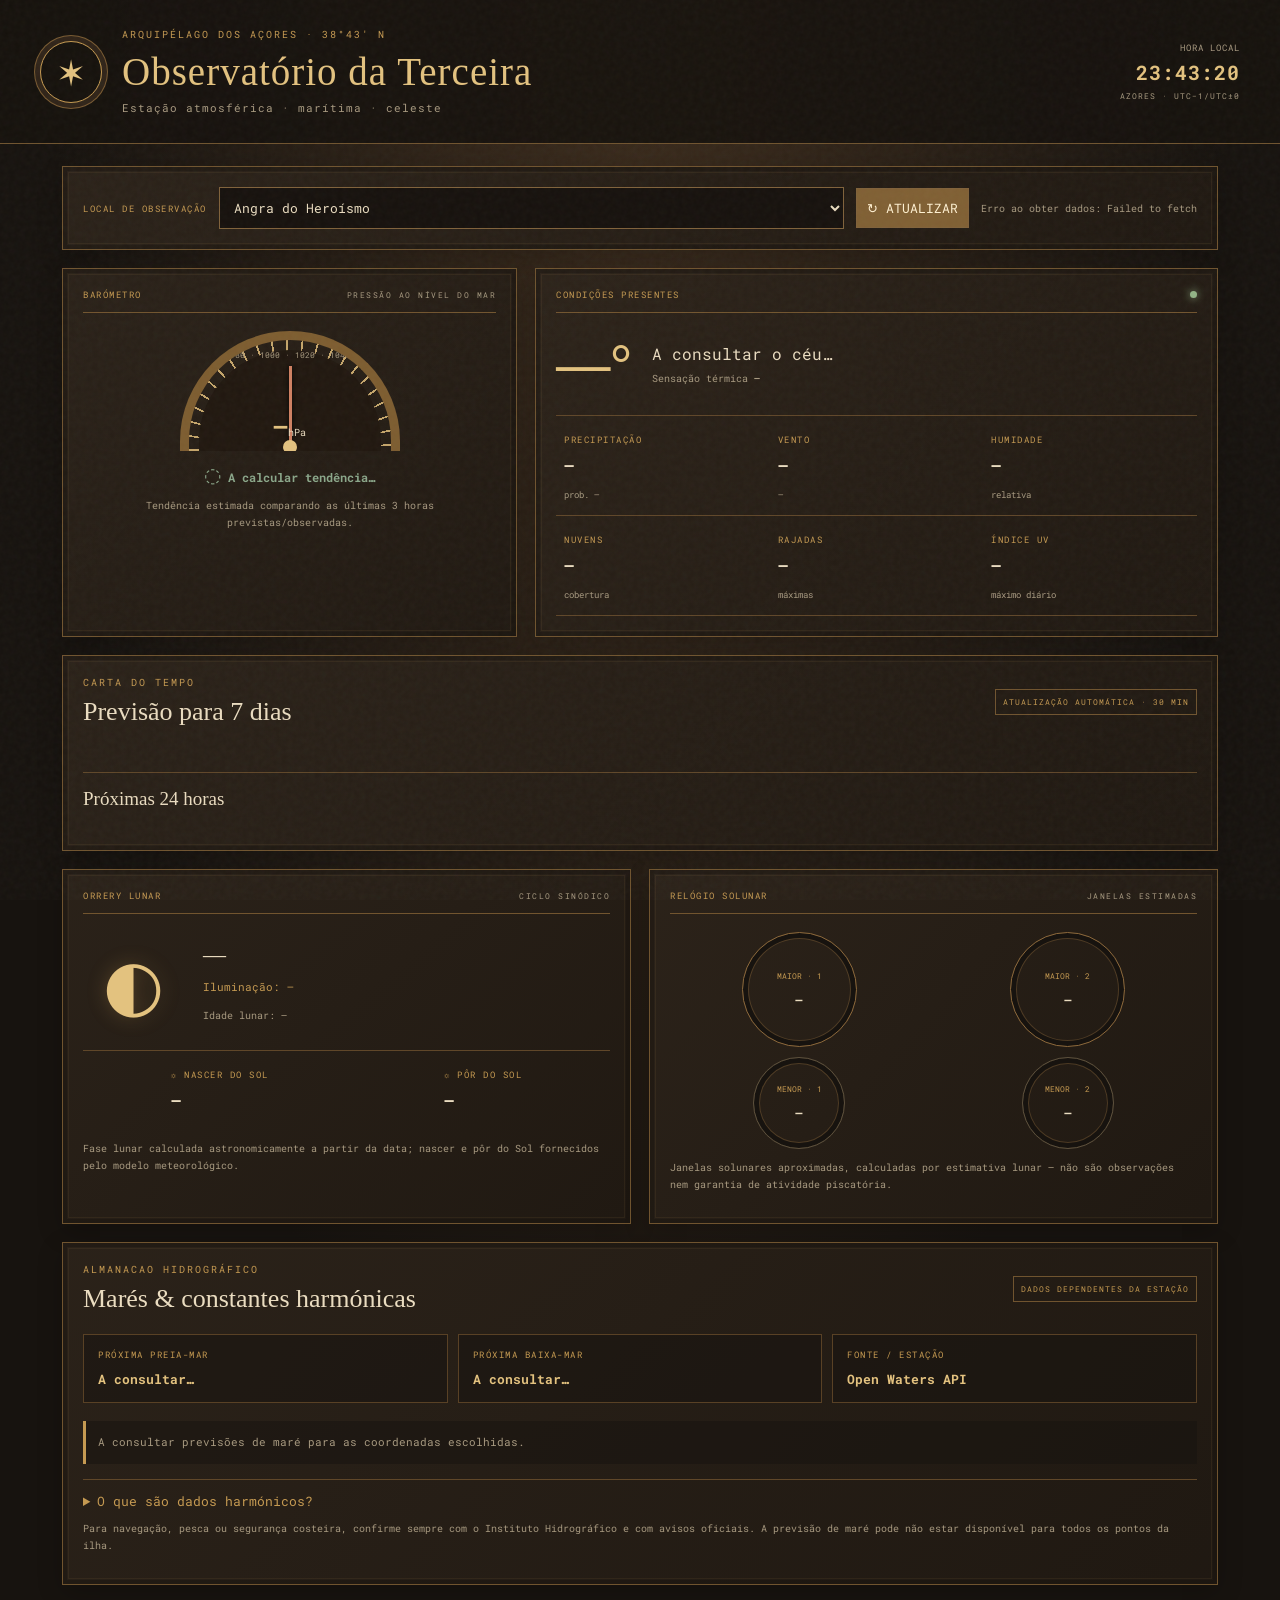
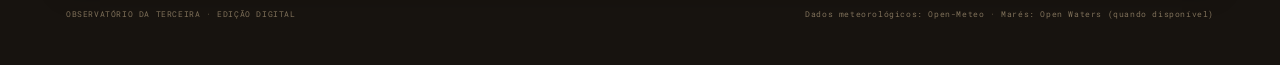
<file: index.html>
<!doctype html>
<html lang="pt-PT">
<head>
<meta charset="utf-8"><meta name="viewport" content="width=device-width,initial-scale=1">
<meta name="theme-color" content="#211811">
<title>Observatório da Terceira — Estação Atmosférica</title>
<link rel="preconnect" href="https://fonts.googleapis.com">
<link href="https://fonts.googleapis.com/css2?family=IM+Fell+English+SC&family=Roboto+Mono:wght@400;600&display=swap" rel="stylesheet">
<link rel="stylesheet" href="style.css">
</head>
<body>
<div class="grain"></div>
<header class="top">
  <div class="sigil">✶</div><div><p class="eyebrow">ARQUIPÉLAGO DOS AÇORES · 38°43′ N</p><h1>Observatório da Terceira</h1><p class="subtitle">Estação atmosférica · marítima · celeste</p></div>
  <div class="clockbox"><span>HORA LOCAL</span><strong id="clock">—</strong><small>AZORES · UTC−1/UTC±0</small></div>
</header>
<main>
<section class="toolbar panel">
 <label for="place">LOCAL DE OBSERVAÇÃO</label>
 <select id="place">
  <option value="38.722,-27.220">Angra do Heroísmo</option><option value="38.754,-27.087">Praia da Vitória</option>
  <option value="38.766,-27.360">Serra de Santa Bárbara</option><option value="38.681,-27.365">São Mateus</option>
  <option value="38.735,-27.285">Cinco Ribeiras</option><option value="38.783,-27.170">Lajes</option>
  <option value="38.740,-27.190">Porto Judeu</option><option value="38.792,-27.330">Biscoitos</option>
  <option value="38.700,-27.250">Feteira</option><option value="custom">Coordenadas próprias…</option>
 </select>
 <div id="customBox" hidden><input id="lat" type="number" step="0.001" placeholder="Latitude"><input id="lon" type="number" step="0.001" placeholder="Longitude"><button id="goCustom">IR</button></div>
 <button id="refresh" class="brass">↻ ATUALIZAR</button><span id="updated" class="muted">A preparar instrumentos…</span>
</section>
<section class="hero-grid">
 <article class="panel pressure">
  <div class="panel-title"><span>BARÓMETRO</span><span class="tiny">PRESSÃO AO NÍVEL DO MAR</span></div>
  <div class="gauge"><div class="gauge-ticks">980 · 1000 · 1020 · 1040</div><div class="needle" id="needle"></div><div class="hub"></div><div class="gauge-value"><strong id="pressure">—</strong><small>hPa</small></div></div>
  <div class="pressure-trend"><span id="trendIcon">◌</span><strong id="trend">A calcular tendência…</strong></div>
  <p class="hint">Tendência estimada comparando as últimas 3 horas previstas/observadas.</p>
 </article>
 <article class="panel now">
  <div class="panel-title"><span>CONDIÇÕES PRESENTES</span><span class="live-dot"></span></div>
  <div class="temp"><strong id="temp">—°</strong><div><span id="summary">A consultar o céu…</span><small>Sensação térmica <b id="feels">—</b></small></div></div>
  <div class="metrics">
   <div><span>PRECIPITAÇÃO</span><strong id="precip">—</strong><small id="rainprob">prob. —</small></div>
   <div><span>VENTO</span><strong id="wind">—</strong><small id="winddir">—</small></div>
   <div><span>HUMIDADE</span><strong id="humidity">—</strong><small>relativa</small></div>
   <div><span>NUVENS</span><strong id="cloud">—</strong><small>cobertura</small></div>
   <div><span>RAJADAS</span><strong id="gust">—</strong><small>máximas</small></div>
   <div><span>ÍNDICE UV</span><strong id="uv">—</strong><small>máximo diário</small></div>
  </div>
 </article>
</section>
<section class="panel forecast">
 <div class="section-heading"><div><p class="eyebrow">CARTA DO TEMPO</p><h2>Previsão para 7 dias</h2></div><span class="badge">ATUALIZAÇÃO AUTOMÁTICA · 30 MIN</span></div>
 <div id="days" class="days"></div>
 <div class="hourly-wrap"><h3>Próximas 24 horas</h3><div id="hours" class="hours"></div></div>
</section>
<section class="lower-grid">
 <article class="panel moon">
  <div class="panel-title"><span>ORRERY LUNAR</span><span class="tiny">CICLO SINÓDICO</span></div>
  <div class="moonrow"><div id="moonIcon" class="moon-icon">◐</div><div><h2 id="moonPhase">—</h2><p id="moonIllum">Iluminação: —</p><small id="moonAge">Idade lunar: —</small></div></div>
  <div class="rule"></div><div class="sunmoon"><div><span>☼ NASCER DO SOL</span><strong id="sunrise">—</strong></div><div><span>☼ PÔR DO SOL</span><strong id="sunset">—</strong></div></div>
  <p class="hint">Fase lunar calculada astronomicamente a partir da data; nascer e pôr do Sol fornecidos pelo modelo meteorológico.</p>
 </article>
 <article class="panel solunar">
  <div class="panel-title"><span>RELÓGIO SOLUNAR</span><span class="tiny">JANELAS ESTIMADAS</span></div>
  <div class="solunar-grid"><div class="dial"><span>MAIOR · 1</span><strong id="major1">—</strong></div><div class="dial"><span>MAIOR · 2</span><strong id="major2">—</strong></div><div class="dial minor"><span>MENOR · 1</span><strong id="minor1">—</strong></div><div class="dial minor"><span>MENOR · 2</span><strong id="minor2">—</strong></div></div>
  <p class="hint">Janelas solunares aproximadas, calculadas por estimativa lunar — não são observações nem garantia de atividade piscatória.</p>
 </article>
</section>
<section class="panel tides">
 <div class="section-heading"><div><p class="eyebrow">ALMANACAO HIDROGRÁFICO</p><h2>Marés & constantes harmónicas</h2></div><span class="badge">DADOS DEPENDENTES DA ESTAÇÃO</span></div>
 <div class="tide-summary"><div><span>PRÓXIMA PREIA-MAR</span><strong id="highTide">A consultar…</strong></div><div><span>PRÓXIMA BAIXA-MAR</span><strong id="lowTide">A consultar…</strong></div><div><span>FONTE / ESTAÇÃO</span><strong id="tideStation">Open Waters API</strong></div></div>
 <div id="tideNote" class="notice">A consultar previsões de maré para as coordenadas escolhidas.</div>
 <details><summary>O que são dados harmónicos?</summary><p>As previsões harmónicas usam constituintes (por exemplo M₂, S₂, K₁ e O₁), cada um com amplitude e fase, para estimar a altura da maré ao longo do tempo. A cobertura e a qualidade variam por local. Esta interface só mostrará constantes quando a API devolver dados válidos; não inventa constantes para locais sem estação/modelo.</p><div id="harmonics" class="harmonics">Sem dados harmónicos disponíveis.</div></details>
 <p class="hint">Para navegação, pesca ou segurança costeira, confirme sempre com o Instituto Hidrográfico e com avisos oficiais. A previsão de maré pode não estar disponível para todos os pontos da ilha.</p>
</section>
<footer><span>OBSERVATÓRIO DA TERCEIRA · EDIÇÃO DIGITAL</span><span>Dados meteorológicos: Open-Meteo · Marés: Open Waters (quando disponível)</span></footer>
</main>
<script src="app.js"></script>
</body></html>
</file>
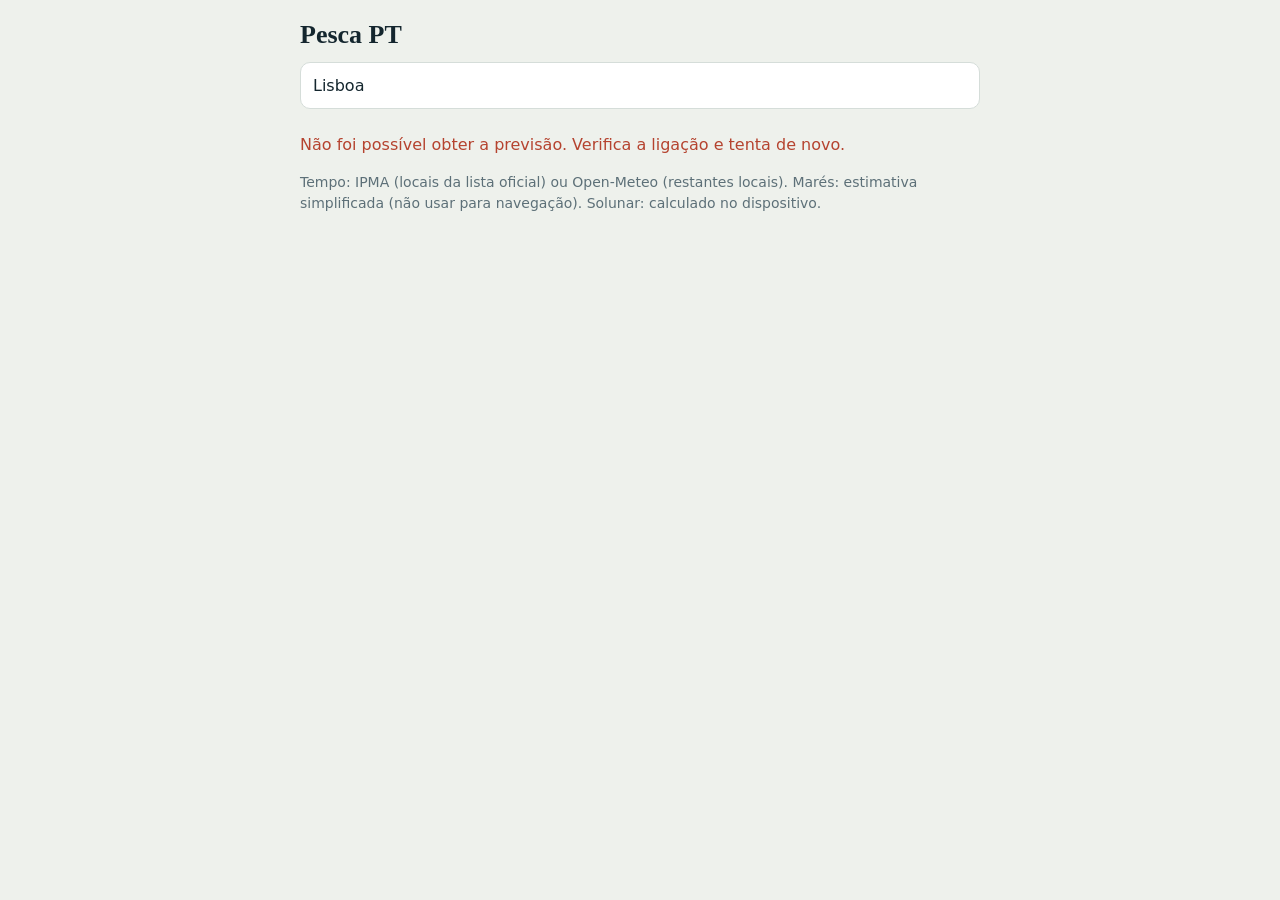
<file: Index.html>
<!DOCTYPE html>
<html lang="pt-PT">
<head>
<meta charset="utf-8">
<meta name="viewport" content="width=device-width, initial-scale=1, viewport-fit=cover">
<meta name="apple-mobile-web-app-capable" content="yes">
<title>Pesca PT</title>
<style>
:root{color-scheme:light dark;--bg:#eef1ec;--card:#fff;--ink:#14262e;--mute:#5d7078;--line:#d5ddd9;--accent:#0e6e78;--major:#e0a82e;--minor:#5fa8a0;--tide:#0e6e78;--bad:#b5432f}
@media (prefers-color-scheme:dark){:root{--bg:#0d1a20;--card:#15262e;--ink:#e6efe9;--mute:#8fa5ac;--line:#243a44;--accent:#5cc3cc;--major:#e8b84a;--minor:#4b948d;--tide:#5cc3cc;--bad:#e07a62}}
*{box-sizing:border-box}
body{margin:0;background:var(--bg);color:var(--ink);font:16px/1.45 -apple-system,"Segoe UI",system-ui,sans-serif;padding:max(14px,env(safe-area-inset-top)) 14px max(24px,env(safe-area-inset-bottom))}
main{max-width:680px;margin:0 auto}
h1{font:700 26px Georgia,"Iowan Old Style",serif;margin:6px 0 12px}
h2{font:600 17px Georgia,serif;margin:0 0 10px}
.card{background:var(--card);border:1px solid var(--line);border-radius:14px;padding:14px;margin:12px 0}
input{width:100%;font:inherit;padding:11px 12px;border-radius:10px;border:1px solid var(--line);background:var(--card);color:var(--ink)}
#res{display:flex;flex-wrap:wrap;gap:6px;margin-top:8px}
#res button,.day{font:inherit;border:1px solid var(--line);background:var(--card);color:var(--ink);border-radius:9px;padding:6px 10px;cursor:pointer}
.days{display:flex;gap:6px;overflow-x:auto;padding-bottom:4px}
.day{flex:0 0 auto;text-align:center;min-width:64px}
.day[aria-pressed=true]{background:var(--accent);color:var(--bg);border-color:var(--accent)}
.day small{display:block;opacity:.8}
.row{display:flex;justify-content:space-between;gap:10px;padding:5px 0;border-bottom:1px solid var(--line)}
.row:last-child{border:0}
.big{font:700 34px Georgia,serif}
.mute{color:var(--mute);font-size:14px}
.score{display:flex;align-items:center;gap:14px}
.ring{font:700 30px Georgia,serif;width:74px;height:74px;border-radius:50%;display:grid;place-items:center;border:5px solid var(--major)}
svg{width:100%;height:auto;display:block}
svg text{fill:var(--mute);font-size:10px}
.err{color:var(--bad)}
</style>
</head>
<body>
<main>
<h1>Pesca PT</h1>
<input id="q" placeholder="Procurar qualquer local (ex.: Porto Martins, Peniche)" autocomplete="off">
<div id="res"></div>
<div id="app"><p class="mute">A carregar locais do IPMA…</p></div>
<p class="mute">Tempo: IPMA (locais da lista oficial) ou Open-Meteo (restantes locais). Marés: estimativa simplificada (não usar para navegação). Solunar: calculado no dispositivo.</p>
</main>
<script>
const API='https://api.ipma.pt/open-data/';
const R=Math.PI/180,DAY=864e5,OBL=R*23.4397,P2=2*Math.PI,MIN5=3e5;
let locs=[],types={},winds={},cur=null,fc=[],sel=0,TZ='Europe/Lisbon',SRC='';

/* ---------- astronomia (formulas tipo SunCalc) ---------- */
const jd=t=>t/DAY-0.5+2440588-2451545;
const RA=(l,b)=>Math.atan2(Math.sin(l)*Math.cos(OBL)-Math.tan(b)*Math.sin(OBL),Math.cos(l));
const DEC=(l,b)=>Math.asin(Math.sin(b)*Math.cos(OBL)+Math.cos(b)*Math.sin(OBL)*Math.sin(l));
function state(t,lat,lon){
  const d=jd(t),M=R*(357.5291+0.98560028*d);
  const SL=M+R*(1.9148*Math.sin(M)+0.02*Math.sin(2*M))+R*102.9372+Math.PI;
  const L=R*(218.316+13.176396*d),Mm=R*(134.963+13.064993*d),F=R*(93.272+13.22935*d);
  const ml=L+R*6.289*Math.sin(Mm),mb=R*5.128*Math.sin(F);
  const st=R*(280.16+360.9856235*d)+R*lon,p=R*lat;
  const alt=(H,dc)=>Math.asin(Math.sin(p)*Math.sin(dc)+Math.cos(p)*Math.cos(dc)*Math.cos(H));
  const mH=(((st-RA(ml,mb))%P2)+P2)%P2, sH=st-RA(SL,0);
  return{mH,mAlt:alt(mH,DEC(ml,mb)),sAlt:alt(sH,DEC(SL,0)),el:ml-SL};
}
function dayData(day0,lat,lon){
  const ev={up:[],lo:[],mr:[],ms:[],sr:null,ss:null},tide=[],mh=R*0.125,sh=-R*0.833;
  let p=null;
  for(let i=0;i<=288;i++){
    const t=day0+i*MIN5,s=state(t,lat,lon);
    if(p){
      const at=f=>p.t+f*MIN5;
      if(p.mH>5&&s.mH<1)ev.up.push(at((P2-p.mH)/(s.mH+P2-p.mH)));
      if(p.mH<Math.PI&&s.mH>=Math.PI)ev.lo.push(at((Math.PI-p.mH)/(s.mH-p.mH)));
      if(p.mAlt<mh&&s.mAlt>=mh)ev.mr.push(at((mh-p.mAlt)/(s.mAlt-p.mAlt)));
      if(p.mAlt>=mh&&s.mAlt<mh)ev.ms.push(at((p.mAlt-mh)/(p.mAlt-s.mAlt)));
      if(p.sAlt<sh&&s.sAlt>=sh)ev.sr=at((sh-p.sAlt)/(s.sAlt-p.sAlt));
      if(p.sAlt>=sh&&s.sAlt<sh)ev.ss=at((p.sAlt-sh)/(p.sAlt-s.sAlt));
    }
    // mare estimada: componente lunar semi-diurna, amplitude modulada pela fase (sizigias/quadraturas)
    const A=1.2+0.55*Math.cos(2*s.el);
    tide.push({t,h:2+A*Math.cos(2*(s.mH-0.6))});
    s.t=t;p=s;
  }
  const mid=state(day0+DAY/2,lat,lon);
  return{ev,tide,el:mid.el};
}
function phaseInfo(el){
  const f=(((el/P2)%1)+1)%1,n=['Lua nova','Crescente','Quarto crescente','Gibosa crescente','Lua cheia','Gibosa minguante','Quarto minguante','Minguante'];
  return{emoji:'🌑🌒🌓🌔🌕🌖🌗🌘'[Math.round(f*8)%8],name:n[Math.round(f*8)%8],illum:Math.round((1-Math.cos(el))/2*100)};
}
function solunar(dd){
  const {ev,el}=dd,per=[];
  [...ev.up,...ev.lo].forEach(t=>per.push({a:t-36e5,b:t+36e5,k:'Maior'}));
  [...ev.mr,...ev.ms].forEach(t=>per.push({a:t-18e5,b:t+18e5,k:'Menor'}));
  const sunT=[ev.sr,ev.ss].filter(Boolean);
  let score=45+35*Math.abs(Math.cos(el));
  per.forEach(x=>{x.sun=sunT.some(s=>s>x.a-36e5&&s<x.b+36e5);if(x.sun)score+=x.k=='Maior'?10:5});
  per.sort((a,b)=>a.a-b.a);
  return{per,score:Math.min(100,Math.round(score))};
}
function extremes(tide){
  const o=[];
  for(let i=1;i<tide.length-1;i++){
    const a=tide[i-1].h,b=tide[i].h,c=tide[i+1].h;
    if(b>a&&b>=c)o.push({t:tide[i].t,k:'Preia-mar'});
    if(b<a&&b<=c)o.push({t:tide[i].t,k:'Baixa-mar'});
  }
  return o;
}

/* ---------- apresentacao ---------- */
const fmt=t=>new Date(t).toLocaleTimeString('pt-PT',{hour:'2-digit',minute:'2-digit',timeZone:TZ});
const tzFor=(lat,lon)=>lon<-24?'Atlantic/Azores':(lat<34&&lon>-18)?'Atlantic/Madeira':'Europe/Lisbon';
function tzOff(t,tz){const p=new Intl.DateTimeFormat('en-US',{timeZone:tz,hourCycle:'h23',year:'numeric',month:'numeric',day:'numeric',hour:'numeric',minute:'numeric',second:'numeric'}).formatToParts(new Date(t)).reduce((o,x)=>(o[x.type]=+x.value,o),{});return Date.UTC(p.year,p.month-1,p.day,p.hour,p.minute,p.second)-Math.floor(t/1000)*1000}
function dayStart(s,tz){const [y,m,d]=s.split('-').map(Number),g=Date.UTC(y,m-1,d);let t=g-tzOff(g,tz);return g-tzOff(t,tz)}
const dir=d=>['N','NE','E','SE','S','SO','O','NO'][Math.round(d/45)%8];
function wmo(c){return c==0?['☀️','Céu limpo']:c==1?['🌤️','Pouco nublado']:c==2?['⛅','Parcialmente nublado']:c==3?['☁️','Nublado']:[45,48].includes(c)?['🌫️','Nevoeiro']:c<60?['🌦️','Chuvisco']:c<70?['🌧️','Chuva']:c<80?['❄️','Neve']:c<90?['🌦️','Aguaceiros']:['⛈️','Trovoada']}
const emoji=id=>id==1?'☀️':[2,3,25].includes(id)?'🌤️':[4,5,24,27].includes(id)?'☁️':[6,7,12,13].includes(id)?'🌦️':id>=8&&id<=15?'🌧️':[16,17,26].includes(id)?'🌫️':[19,20,23].includes(id)?'⛈️':[18,21,22].includes(id)?'❄️':'🌥️';
const $=id=>document.getElementById(id);
async function get(u){const r=await fetch(API+u);if(!r.ok)throw new Error(r.status);return r.json()}

function chart(day0,dd,sl,today){
  const x=t=>20+(t-day0)/DAY*600,hs=dd.tide.map(p=>p.h),mn=Math.min(...hs),mx=Math.max(...hs);
  const y=h=>150-(h-mn)/((mx-mn)||1)*115;
  let s='<svg viewBox="0 0 640 180" role="img" aria-label="Maré estimada e períodos solunares">';
  sl.per.forEach(p=>{s+=`<rect x="${x(p.a)}" y="12" width="${x(p.b)-x(p.a)}" height="138" fill="var(--${p.k=='Maior'?'major':'minor'})" opacity="${p.k=='Maior'?.35:.28}"/>`});
  s+=`<polyline fill="none" stroke="var(--tide)" stroke-width="2.5" points="${dd.tide.map(p=>x(p.t).toFixed(1)+','+y(p.h).toFixed(1)).join(' ')}"/>`;
  for(let h=0;h<=24;h+=3)s+=`<text x="${20+h*25}" y="170" text-anchor="middle">${String(h%24).padStart(2,'0')}h</text>`;
  [[dd.ev.sr,'☀↑'],[dd.ev.ss,'☀↓']].forEach(([t,l])=>{if(t)s+=`<text x="${x(t)}" y="9" text-anchor="middle">${l}</text>`});
  if(today){const n=Date.now();if(n>day0&&n<day0+DAY)s+=`<line x1="${x(n)}" x2="${x(n)}" y1="12" y2="150" stroke="var(--bad)" stroke-width="1.5" stroke-dasharray="4 3"/>`}
  return s+'</svg>';
}

function render(){
  if(!cur)return;
  const f=fc[sel],day0=dayStart(f.forecastDate,TZ);
  const lat=cur.lat,lon=cur.lon,dd=dayData(day0,lat,lon),sl=solunar(dd),ph=phaseInfo(dd.el);
  const ex=extremes(dd.tide),today=sel==0;
  const days=fc.map((d,i)=>{const dt=new Date(d.forecastDate+'T12:00:00');
    return `<button class="day" aria-pressed="${i==sel}" data-i="${i}">${d.icon}<small>${dt.toLocaleDateString('pt-PT',{weekday:'short'})} ${dt.getDate()}</small></button>`}).join('');
  const label=sl.score>=75?'Muito boa':sl.score>=60?'Boa':sl.score>=45?'Razoável':'Fraca';
  $('app').innerHTML=`
  <div class="card"><h2>${cur.name}</h2><div class="mute" style="margin:-6px 0 8px">${cur.sub?cur.sub+' · ':''}fonte: ${SRC}</div><div class="days">${days}</div></div>
  <div class="card"><div style="display:flex;justify-content:space-between;align-items:center">
    <div><div class="big">${Math.round(f.tMax)}° <span class="mute">/ ${Math.round(f.tMin)}°</span></div><div>${f.desc}</div></div>
    <div style="font-size:52px">${f.icon}</div></div>
    <div class="row"><span>Vento</span><span>${f.wind}</span></div>
    <div class="row"><span>Probabilidade de chuva</span><span>${f.rain==null?'—':Math.round(f.rain)+'%'}</span></div></div>
  <div class="card"><h2>Pesca (teoria solunar)</h2>
    <div class="score"><div class="ring">${sl.score}</div><div><strong>${label}</strong><div class="mute">${ph.emoji} ${ph.name} · ${ph.illum}% iluminada</div></div></div>
    ${sl.per.map(p=>`<div class="row"><span>${p.k=='Maior'?'Período maior':'Período menor'}${p.sun?' ⭐':''}</span><span>${fmt(p.a)} – ${fmt(p.b)}</span></div>`).join('')}
    <p class="mute">⭐ coincide com o nascer ou o pôr do sol, o que reforça a janela.</p>
    <div class="row"><span>Nascer / pôr do sol</span><span>${dd.ev.sr?fmt(dd.ev.sr):'—'} / ${dd.ev.ss?fmt(dd.ev.ss):'—'}</span></div></div>
  <div class="card"><h2>Marés estimadas e janelas</h2>${chart(day0,dd,sl,today)}
    <p class="mute">Faixa dourada: período maior. Faixa verde: período menor. Linha azul: maré.</p>
    ${ex.map(e=>`<div class="row"><span>${e.k}</span><span>${fmt(e.t)}</span></div>`).join('')}</div>`;
  document.querySelectorAll('.day').forEach(b=>b.onclick=()=>{sel=+b.dataset.i;render()});
}

async function ipmaFc(id){
  const d=(await get(`forecast/meteorology/cities/daily/${id}.json`)).data;SRC='IPMA';
  return d.map(f=>({forecastDate:f.forecastDate,tMin:+f.tMin,tMax:+f.tMax,rain:+f.precipitaProb,desc:types[f.idWeatherType]||'—',icon:emoji(f.idWeatherType),wind:`${f.predWindDir} · ${winds[f.classWindSpeed]||'—'}`}));
}
async function omFc(l){
  const r=await fetch(`https://api.open-meteo.com/v1/forecast?latitude=${l.lat}&longitude=${l.lon}&daily=weather_code,temperature_2m_max,temperature_2m_min,precipitation_probability_max,wind_speed_10m_max,wind_direction_10m_dominant&timezone=${encodeURIComponent(l.tz)}&forecast_days=10`);
  if(!r.ok)throw new Error(r.status);
  const d=(await r.json()).daily;SRC='Open-Meteo';
  return d.time.map((t,i)=>{const w=wmo(d.weather_code[i]);return{forecastDate:t,tMin:d.temperature_2m_min[i],tMax:d.temperature_2m_max[i],rain:d.precipitation_probability_max[i],desc:w[1],icon:w[0],wind:`${dir(d.wind_direction_10m_dominant[i])} · ${Math.round(d.wind_speed_10m_max[i])} km/h`}});
}
async function pick(l){
  cur=l;sel=0;TZ=l.tz;$('res').innerHTML='';$('q').value=l.name;
  try{localStorage.setItem('loc2',JSON.stringify(l))}catch(e){}
  $('app').innerHTML='<p class="mute">A carregar previsão…</p>';
  let f=null;
  if(l.ipma){try{f=await ipmaFc(l.ipma)}catch(e){}}
  if(!f){try{f=await omFc(l)}catch(e){$('app').innerHTML='<p class="err">Não foi possível obter a previsão. Verifica a ligação e tenta de novo.</p>';return}}
  fc=f;render();
}
const norm=s=>s.normalize('NFD').replace(/[\u0300-\u036f]/g,'').toLowerCase();
function show(arr){
  $('res').innerHTML='';
  arr.forEach(l=>{const b=document.createElement('button');b.textContent=l.name+(l.sub?' · '+l.sub:'');b.onclick=()=>pick(l);$('res').appendChild(b)});
}
async function geo(raw,local){
  try{
    const r=await fetch(`https://geocoding-api.open-meteo.com/v1/search?name=${encodeURIComponent(raw)}&count=10&language=pt&countryCode=PT`);
    const j=await r.json();
    if($('q').value.trim()!==raw)return;
    const g=(j.results||[]).map(x=>({name:x.name,sub:[x.admin2,x.admin1].filter(Boolean).join(', '),lat:x.latitude,lon:x.longitude,tz:x.timezone||tzFor(x.latitude,x.longitude)}));
    show([...local,...g]);
    if(!local.length&&!g.length)$('res').innerHTML='<span class="mute">Sem resultados.</span>';
  }catch(e){}
}
let tm;
$('q').oninput=e=>{
  clearTimeout(tm);
  const raw=e.target.value.trim(),v=norm(raw);
  const local=v?locs.filter(l=>norm(l.name).includes(v)).slice(0,4):[];
  show(local);
  if(raw.length>=2)tm=setTimeout(()=>geo(raw,local),350);
};
(async()=>{
  const opt=async u=>{try{return(await get(u)).data}catch(e){return[]}};
  const [L,T,W]=await Promise.all([opt('distrits-islands.json'),opt('weather-type-classe.json'),opt('wind-speed-daily-classe.json')]);
  locs=L.map(l=>({name:l.local,sub:'IPMA',lat:+l.latitude,lon:+l.longitude,ipma:l.globalIdLocal,tz:tzFor(+l.latitude,+l.longitude)})).sort((a,b)=>a.name.localeCompare(b.name,'pt'));
  T.forEach(t=>types[+t.idWeatherType]=t.descWeatherTypePT);
  W.forEach(w=>winds[w.classWindSpeed]=w.descClassWindSpeedDailyPT);
  let last=null;try{last=JSON.parse(localStorage.getItem('loc2'))}catch(e){}
  pick(last||locs.find(l=>l.ipma==1110600)||{name:'Lisboa',sub:'',lat:38.72,lon:-9.14,tz:'Europe/Lisbon'});
})();
</script>
</body>
</html>
</file>
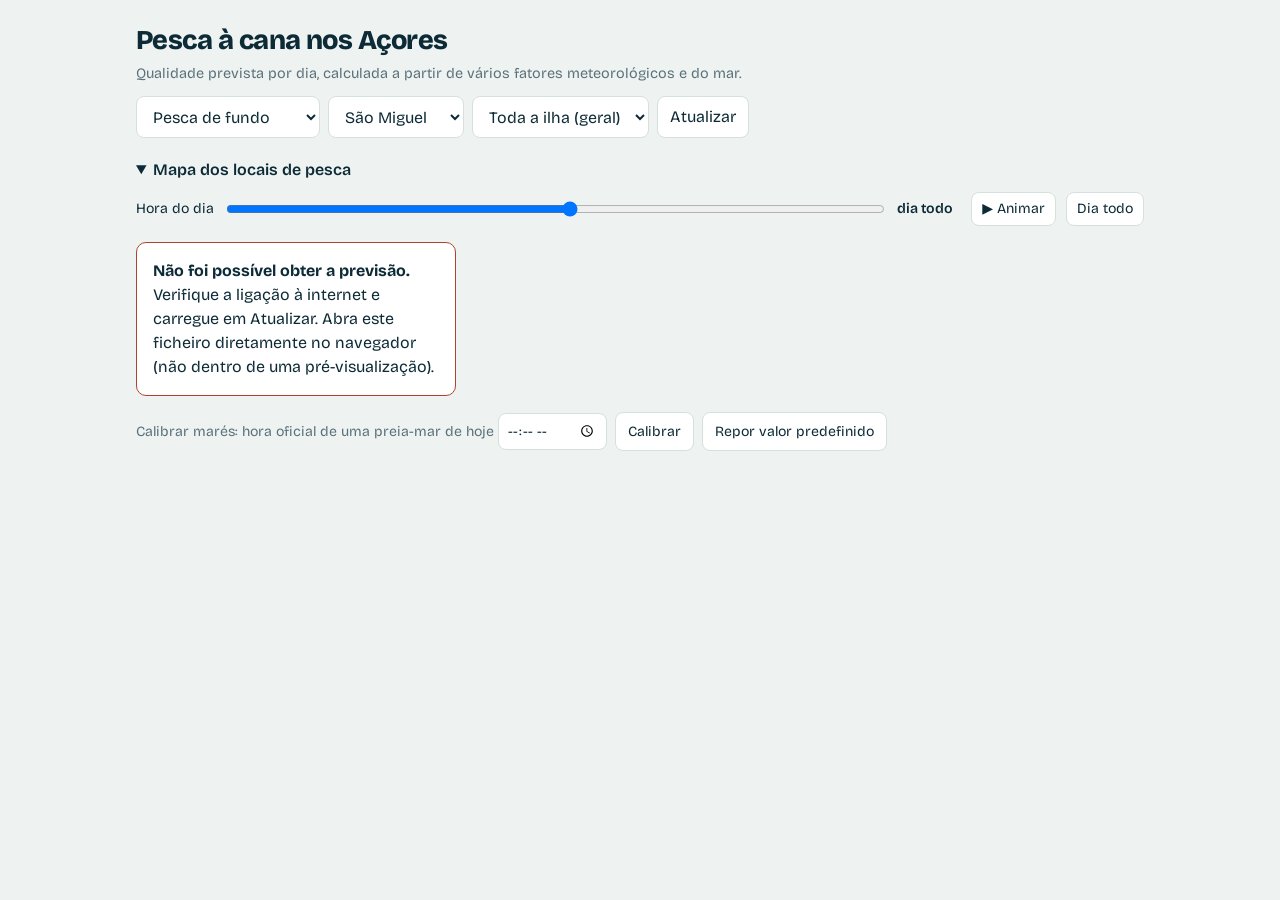
<file: previsao-pesca-acores.html>
<!doctype html>
<html lang="pt-PT">
<head>
<meta charset="utf-8">
<meta name="viewport" content="width=device-width, initial-scale=1">
<title>Previsão de pesca à cana – Açores</title>
<link rel="preconnect" href="https://fonts.googleapis.com">
<link href="https://fonts.googleapis.com/css2?family=Bricolage+Grotesque:opsz,wght@12..96,400;600;800&display=swap" rel="stylesheet">
<style>
:root{--g1:#2a7ca3;--g2:#d9822b;--g3:#7a5fc0;--bg:#eef3f1;--card:#fff;--ink:#0d2b36;--mute:#5b717a;--line:#d5e0dc;--track:#dfe8e4;--sel:#0d2b36;--selink:#f1f5f2;
--c1:#2e7d62;--c2:#6f9a3a;--c3:#d9a406;--c4:#d9822b;--c5:#b3412f}
@media (prefers-color-scheme:dark){:root{--g1:#5bb4dc;--g2:#ee9a47;--g3:#a58cf0;--bg:#0a1c23;--card:#11303b;--ink:#e6efec;--mute:#93a9b0;--line:#1f4350;--track:#1b3d49;--sel:#e6efec;--selink:#0a1c23;
--c1:#4fb08c;--c2:#93bd5c;--c3:#f2b705;--c4:#ee9a47;--c5:#e0715e}}
*{box-sizing:border-box}
body{margin:0;background:var(--bg);color:var(--ink);font:16px/1.5 "Bricolage Grotesque",system-ui,sans-serif}
main{max-width:1040px;margin:0 auto;padding:20px 16px 48px}
header{display:flex;flex-wrap:wrap;gap:12px;align-items:end;justify-content:space-between;margin-bottom:20px}
h1{margin:0;font-size:1.7rem;font-weight:800;letter-spacing:-.02em}
header p{margin:2px 0 0;color:var(--mute);font-size:.9rem}
.ctrl{display:flex;gap:8px}
select,button.rf{font:inherit;padding:8px 12px;border:1px solid var(--line);border-radius:8px;background:var(--card);color:var(--ink)}
button.rf{cursor:pointer}
:focus-visible{outline:3px solid var(--c3);outline-offset:2px}
.grid{display:grid;gap:16px}
@media(min-width:820px){.grid{grid-template-columns:320px 1fr;align-items:start}}
.dias{display:flex;flex-direction:column;gap:6px}
.dia{display:grid;grid-template-columns:78px 1fr 52px;gap:10px;align-items:center;text-align:left;width:100%;font:inherit;color:inherit;padding:10px 12px;background:var(--card);border:1px solid var(--line);border-radius:10px;cursor:pointer}
.dia[aria-pressed=true]{background:var(--sel);color:var(--selink);border-color:var(--sel)}
.dia b{display:block;text-transform:capitalize;font-weight:600;line-height:1.2}
.dia small{opacity:.7}
.dia .pc{font-weight:800;font-size:1.25rem;text-align:right}
.bar{height:8px;background:var(--track);border-radius:4px;overflow:hidden}
.bar i{display:block;height:100%;background:var(--c);border-radius:4px}
.melhor{display:inline-block;margin-left:4px;font-size:.7rem;font-weight:600;background:var(--c3);color:#0d2b36;border-radius:4px;padding:0 5px}
.painel{background:var(--card);border:1px solid var(--line);border-radius:14px;padding:20px}
.topo{display:flex;flex-wrap:wrap;gap:16px;align-items:center;justify-content:space-between;border-bottom:1px solid var(--line);padding-bottom:16px;margin-bottom:8px}
.topo h2{margin:0;font-size:1.3rem;text-transform:capitalize}
.topo p{margin:2px 0 0;color:var(--mute)}
.big{font-size:3.6rem;font-weight:800;line-height:1;letter-spacing:-.03em;color:var(--c)}
.big small{font-size:1.3rem;font-weight:600}
.big span{display:block;font-size:.95rem;font-weight:600;letter-spacing:0;text-align:right}
.aviso{margin:12px 0 0;padding:10px 12px;border-left:4px solid var(--c5);background:var(--track);border-radius:0 8px 8px 0;font-size:.92rem}
.resumo{margin:12px 0 4px}
.mod{padding:14px 0;border-bottom:1px solid var(--line)}
.mod:last-child{border:0}
.mh{display:flex;justify-content:space-between;gap:8px;align-items:baseline;margin-bottom:6px}
.mh h3{margin:0;font-size:1rem}
.mh h3 small{font-weight:400;color:var(--mute)}
.mh strong{font-size:1.05rem;color:var(--c)}
.val{margin:6px 0 0;font-size:.88rem;color:var(--mute)}
.nota{margin:2px 0 0;font-size:.92rem}
svg.sp{display:block;margin-top:6px;width:100%;max-width:260px;height:36px}
.pers{display:grid;grid-template-columns:repeat(4,1fr);gap:8px;margin:14px 0 6px}
.per{display:flex;flex-direction:column;gap:2px;padding:8px 10px;border:1px solid var(--line);border-radius:8px;font-size:.85rem}
.per.top{border:2px solid var(--c);padding:7px 9px}
.per small{color:var(--mute)}
.per span{font-weight:800;font-size:1.25rem;color:var(--c)}
.tira{display:grid;grid-template-columns:repeat(24,1fr);gap:1px;margin-top:10px}
.tira i{height:20px}
.eixo{display:flex;justify-content:space-between;font-size:.72rem;color:var(--mute)}
.calib{display:flex;flex-wrap:wrap;gap:8px;align-items:center;margin-top:12px;font-size:.88rem;color:var(--mute)}
.calib input{font:inherit;padding:6px 8px;border:1px solid var(--line);border-radius:8px;background:var(--card);color:var(--ink)}
.mod>summary{list-style:none;cursor:pointer}
.mod>summary::-webkit-details-marker{display:none}
.ver{display:inline-block;margin-top:4px;font-size:.82rem;font-weight:600;color:var(--g1)}
.ver::after{content:" ▾"}
.mod[open] .ver::after{content:" ▴"}
.fig{margin:14px 0 4px}
.fig figcaption{font-weight:600;font-size:.9rem;margin-bottom:4px}
.graf{display:block;width:100%;height:auto}
.leg{display:flex;flex-wrap:wrap;gap:4px 14px;margin:4px 0;font-size:.8rem;color:var(--mute)}
.leg i{display:inline-block;width:12px;height:12px;margin-right:5px;border-radius:3px;vertical-align:-2px}
.mapa{margin:0 0 16px}
.mapa summary{cursor:pointer;font-weight:600;margin-bottom:8px}
.mapa svg{display:block;width:100%;height:auto;background:var(--card);border:1px solid var(--line);border-radius:12px}
.mapa .ilha{fill:var(--track);stroke:var(--mute);stroke-width:.6;stroke-linejoin:round}
.mapa .pt{cursor:pointer}
.mapa text{font-size:9px;fill:var(--ink);paint-order:stroke;stroke:var(--card);stroke-width:2.5px}
.m{display:block}
.m small{display:block;margin-bottom:3px;font-size:.78rem}
.m .bar{display:block}
.hora{display:flex;flex-wrap:wrap;gap:10px;align-items:center;margin-top:10px;font-size:.88rem}
.hora input{flex:1;min-width:160px}
.hora output{min-width:64px;font-weight:600}
.hora button{padding:5px 10px}
.hbig{font-size:2.4rem;font-weight:800;line-height:1;letter-spacing:-.02em;color:var(--c)}
.hbig small{font-size:.9rem;font-weight:600}
.hbig span{display:block;font-size:.85rem;font-weight:600;letter-spacing:0;text-align:right}
.hbig .hh{text-align:right;color:var(--ink)}
.estado{color:var(--mute);font-size:.85rem;margin-top:16px}
.erro{padding:16px;border:1px solid var(--c5);border-radius:10px;background:var(--card)}
</style>
</head>
<body>
<main>
<header>
  <div>
    <h1>Pesca à cana nos Açores</h1>
    <p>Qualidade prevista por dia, calculada a partir de vários fatores meteorológicos e do mar.</p>
  </div>
  <div class="ctrl">
    <select id="tipo" aria-label="Tipo de pesca"></select>
    <select id="ilha" aria-label="Ilha"></select>
    <select id="local" aria-label="Local de pesca"></select>
    <button class="rf" id="rf" type="button">Atualizar</button>
  </div>
</header>
<details class="mapa" id="mapa" open>
  <summary id="mapaTitulo">Mapa dos locais de pesca</summary>
  <div id="mapaConteudo"></div>
  <div class="hora">
    <label for="hora">Hora do dia</label>
    <input type="range" id="hora" min="0" max="23" step="1" value="12" aria-describedby="horaVal">
    <output id="horaVal">dia todo</output>
    <button class="rf" id="horaPlay" type="button">▶ Animar</button>
    <button class="rf" id="horaTodo" type="button">Dia todo</button>
  </div>
</details>
<div id="app" class="grid" aria-live="polite"><p>A carregar previsão…</p></div>
<p class="estado" id="estado"></p>
<div class="calib">
  <label>Calibrar marés: hora oficial de uma preia-mar de hoje <input type="time" id="hora"></label>
  <button class="rf" id="cal" type="button">Calibrar</button>
  <button class="rf" id="rep" type="button">Repor valor predefinido</button>
  <span id="desf"></span>
</div>
</main>

<script>
/* ---------- Configuração ---------- */
const ILHAS={
 "Santa Maria":[36.96,-25.09],"São Miguel":[37.78,-25.50],"Terceira":[38.72,-27.22],
 "Graciosa":[39.05,-28.00],"São Jorge":[38.65,-28.05],"Pico":[38.47,-28.32],
 "Faial":[38.58,-28.70],"Flores":[39.45,-31.13],"Corvo":[39.70,-31.11]};
// Locais por ilha: [nome, lat, lon, face]. face = direção para onde a costa está virada (0=N, 90=E, 180=S, 270=O).
// Coordenadas e orientações aproximadas: ajuste-as à vontade. Para acrescentar locais a outra ilha, junte uma linha aqui.
const LOCAIS={"Terceira":[
 ["Praia da Vitória",38.733,-27.067,90],["Porto Martins",38.755,-27.055,80],["Lages",38.756,-27.090,110],
 ["Porto Judeu",38.678,-27.128,170],["Angra do Heroísmo",38.655,-27.220,180],["São Bartolomeu",38.667,-27.283,190],
 ["Cinco Ribeiras",38.700,-27.360,225],["Serreta",38.765,-27.365,315],["Biscoitos",38.790,-27.240,350],["Quatro Ribeiras",38.770,-27.155,20]]};
// Porto de referência de cada ilha e concordância do IH face a esse porto: [porto, diferença de hora em min, fator de altura].
// Santa Maria e São Miguel têm porto próprio; Graciosa segue Angra; São Jorge, Pico e Faial seguem a Horta; Corvo segue as Lajes das Flores.
const MARE_ILHA={"Santa Maria":["Vila do Porto",0,1],"São Miguel":["Ponta Delgada",0,1],"Terceira":["Angra do Heroísmo",0,1],
 "Graciosa":["Angra do Heroísmo",11,1.08],"São Jorge":["Horta",6,1.07],"Pico":["Horta",1,1.05],"Faial":["Horta",0,1],
 "Flores":["Lajes das Flores",-4,.98],"Corvo":["Lajes das Flores",-1,1]};
const CONC={"Praia da Vitória":[11,1.10]}; // locais com concordância própria no IH
const locaisDe=i=>{const[po,df,ft]=MARE_ILHA[i];return[["Toda a ilha (geral)",...ILHAS[i],null,df,ft,po],...(FREG[i]||LOCAIS[i]||[]).map(l=>[...l.slice(0,4),CONC[l[4]??l[0]]?.[0]??df,CONC[l[4]??l[0]]?.[1]??ft,po])]};
const HORAS=Array.from({length:24},(_,i)=>i); // dia completo (00h-23h): também se pesca à noite
const JANELA=12; // horas anteriores usadas para medir a tendência da pressão

/* ---------- Utilitários ---------- */
const $=s=>document.querySelector(s);
const vals=a=>a.filter(x=>x!=null);
const avg=a=>{a=vals(a);return a.length?a.reduce((s,x)=>s+x,0)/a.length:null};
const mx=a=>{a=vals(a);return a.length?Math.max(...a):null};
const sm=a=>{a=vals(a);return a.length?a.reduce((s,x)=>s+x,0):null};
const clamp=x=>Math.max(0,Math.min(100,x));
const f=(x,n=0)=>x==null?'–':x.toFixed(n).replace('.',',');
function interp(x,t){
  if(x<=t[0][0])return t[0][1];
  for(let i=1;i<t.length;i++){if(x<=t[i][0]){const[a,b]=t[i-1],[c,d]=t[i];return b+(d-b)*(x-a)/(c-a)}}
  return t[t.length-1][1];
}
function tier(s){
  if(s>=80)return{n:'Excelente',c:'var(--c1)'};
  if(s>=65)return{n:'Boa',c:'var(--c2)'};
  if(s>=50)return{n:'Razoável',c:'var(--c3)'};
  if(s>=35)return{n:'Fraca',c:'var(--c4)'};
  return{n:'Má',c:'var(--c5)'};
}
function spark(a){
  const v=vals(a);if(v.length<2)return'';
  const lo=Math.min(...v),hi=Math.max(...v),r=(hi-lo)||1;
  const pts=v.map((y,i)=>`${(i/(v.length-1)*256+2).toFixed(1)},${(32-(y-lo)/r*28).toFixed(1)}`).join(' ');
  return `<svg class="sp" viewBox="0 0 260 36" role="img" aria-label="Pressão ao longo do dia"><polyline points="${pts}" fill="none" stroke="currentColor" stroke-width="2" stroke-linejoin="round"/></svg>`;
}
function faseLunar(dia){
  const ciclo=29.530588853,d=(new Date(dia+'T12:00:00Z')-Date.UTC(2000,0,6,18,14))/864e5;
  return (((d%ciclo)+ciclo)%ciclo)/ciclo;
}
function nomeFase(p){
  if(p<.03||p>.97)return'Lua nova';if(p<.22)return'Lua crescente';if(p<.28)return'Quarto crescente';
  if(p<.47)return'Crescente gibosa';if(p<.53)return'Lua cheia';if(p<.72)return'Minguante gibosa';
  if(p<.78)return'Quarto minguante';return'Lua minguante';
}

/* ---------- Marés: análise harmónica dos portos principais dos Açores ----------
   Constantes ajustadas às previsões da Tabela de Marés 2026 do Instituto Hidrográfico (hora TU, alturas ao zero hidrográfico, nível médio 1,00 m).
   nível = 1 + fator·Σ(a·cos(ωt) + b·sin(ωt)), com t em horas desde 2026-01-01 00:00 UTC e ω em graus/hora. Cada linha: [ω, a, b]. */
const MARES={
 "Vila do Porto":[[28.9841042,0.4952,-0.0327],[30.0,0.0226,0.1769],[28.4397295,0.0966,-0.0201],[30.0821373,-0.0369,-0.0477],[27.8953548,0.0121,-0.003],[27.9682084,-0.0059,-0.0261],[28.5125831,0.0005,-0.0183],[29.5284789,-0.007,-0.0028],[29.9589333,0.0022,0.0096],[15.0410686,0.0211,0.0326],[13.9430356,-0.0006,-0.0279],[14.9589314,0.0037,0.0099],[13.3986609,-0.0053,-0.0042],[57.9682084,0.0015,0.0001],[58.9841042,-0.0003,0.0003],[57.4238337,0.0006,-0.0011],[86.9523127,-0.008,0.0025],[87.9682084,-0.001,-0.0035]],
 "Ponta Delgada":[[28.9841042,0.4792,-0.0176],[30.0,0.0169,0.1715],[28.4397295,0.0946,-0.0162],[30.0821373,-0.0355,-0.0507],[27.8953548,0.0118,-0.001],[27.9682084,-0.0072,-0.0241],[28.5125831,0.0013,-0.0194],[29.5284789,-0.0098,-0.0017],[29.9589333,0.0016,0.0101],[15.0410686,0.0257,0.0357],[13.9430356,-0.001,-0.028],[14.9589314,0.003,0.0104],[13.3986609,-0.0057,-0.0049],[57.9682084,0.003,-0.0014],[58.9841042,0.0002,0.0007],[57.4238337,0.0011,-0.0014],[86.9523127,-0.0064,0.0022],[87.9682084,-0.0007,-0.002]],
 "Angra do Heroísmo":[[28.9841042,0.435,-0.0073],[30.0,0.012,0.1601],[28.4397295,0.0862,-0.0141],[30.0821373,-0.0302,-0.0455],[27.8953548,0.014,-0.0016],[27.9682084,-0.0049,-0.0243],[28.5125831,0.0013,-0.0156],[29.5284789,-0.0088,-0.003],[29.9589333,0.0024,0.008],[15.0410686,0.022,0.0373],[13.9430356,0.0029,-0.0241],[14.9589314,0.0026,0.0123],[13.3986609,-0.0069,-0.0051],[57.9682084,0.0024,-0.0023],[58.9841042,-0.0008,0.0001],[57.4238337,-0.0001,-0.0],[86.9523127,-0.0043,0.0005],[87.9682084,-0.0001,-0.0011]],
 "Horta":[[28.9841042,0.4141,-0.0506],[30.0,0.0312,0.1446],[28.4397295,0.0753,-0.0215],[30.0821373,-0.0328,-0.0385],[27.8953548,0.0097,-0.0025],[27.9682084,-0.0082,-0.0233],[28.5125831,-0.0004,-0.0143],[29.5284789,-0.0066,-0.0013],[29.9589333,0.0033,0.0073],[15.0410686,0.014,0.0403],[13.9430356,0.0011,-0.0202],[14.9589314,0.0004,0.0113],[13.3986609,-0.0085,-0.0043],[57.9682084,0.0041,-0.0023],[58.9841042,0.0004,0.0014],[57.4238337,0.0013,-0.0021],[86.9523127,-0.0084,0.0039],[87.9682084,-0.0014,-0.003]],
 "Lajes das Flores":[[28.9841042,0.3597,-0.0341],[30.0,0.0245,0.1285],[28.4397295,0.0722,-0.0182],[30.0821373,-0.0296,-0.0354],[27.8953548,0.0086,-0.0054],[27.9682084,-0.0055,-0.0181],[28.5125831,0.0007,-0.0147],[29.5284789,-0.0065,-0.0022],[29.9589333,0.0009,0.0054],[15.0410686,0.0067,0.0327],[13.9430356,0.0016,-0.0158],[14.9589314,-0.002,0.0084],[13.3986609,-0.0042,-0.0041],[57.9682084,0.0035,0.0002],[58.9841042,-0.0013,0.0012],[57.4238337,-0.0,0.0001],[86.9523127,-0.0037,0.0009],[87.9682084,-0.0004,-0.0013]]};
const MARE_T0=Date.UTC(2026,0,1);
function nivelMare(ms,fator,porto){
  const t=(ms-MARE_T0)/36e5;let h=0;
  for(const[w,a,b]of MARES[porto]){const x=w*Math.PI/180*t;h+=a*Math.cos(x)+b*Math.sin(x)}
  return 1+fator*h;
}
function t0Dia(data){ // meia-noite local dos Açores, em ms UTC
  const m=new Date(data+'T12:00:00Z'),loc=new Date(m.toLocaleString('sv-SE',{timeZone:'Atlantic/Azores'}).replace(' ','T')+'Z');
  return Date.UTC(+data.slice(0,4),+data.slice(5,7)-1,+data.slice(8,10))-(loc-m);
}

/* ---------- Solunar e marés ---------- */
const PERIODOS=[['Madrugada',0,6],['Manhã',6,12],['Tarde',12,18],['Noite',18,24]];
const hm=m=>{m=Math.round(Math.max(0,Math.min(1439,m)));return String(Math.floor(m/60)).padStart(2,'0')+':'+String(m%60).padStart(2,'0')};
// Posição aproximada da Lua (fórmulas simplificadas, erro de alguns minutos). Maior = passagem meridiana ±60 min; menor = nascer/pôr ±30 min.
function solunar(data,lat,lon){
  const R=Math.PI/180,meio=new Date(data+'T12:00:00Z');
  const loc=new Date(meio.toLocaleString('sv-SE',{timeZone:'Atlantic/Azores'}).replace(' ','T')+'Z');
  const t0=Date.UTC(+data.slice(0,4),+data.slice(5,7)-1,+data.slice(8,10))-(loc-meio);
  const alt=m=>{
    const d=(t0+m*6e4)/864e5-10957.5;
    const lam=(218.316+13.176396*d+6.289*Math.sin((134.963+13.064993*d)*R))*R;
    const bet=5.128*Math.sin((93.272+13.22935*d)*R)*R,eps=(23.4393-3.563e-7*d)*R;
    const x=Math.cos(lam)*Math.cos(bet),y=Math.sin(lam)*Math.cos(bet)*Math.cos(eps)-Math.sin(bet)*Math.sin(eps),z=Math.sin(lam)*Math.cos(bet)*Math.sin(eps)+Math.sin(bet)*Math.cos(eps);
    const H=(280.46061837+360.98564736629*d+lon)*R-Math.atan2(y,x),dec=Math.asin(z);
    return Math.asin(Math.sin(lat*R)*Math.sin(dec)+Math.cos(lat*R)*Math.cos(dec)*Math.cos(H));
  };
  const A=[];for(let m=0;m<=1440;m+=10)A.push(alt(m));
  const janelas=[];
  for(let i=1;i<A.length-1;i++){
    const m=i*10;
    if((A[i]>A[i-1]&&A[i]>=A[i+1])||(A[i]<A[i-1]&&A[i]<=A[i+1]))janelas.push({ini:m-60,fim:m+60,tipo:'maior'});
    if((A[i-1]<0&&A[i]>=0)||(A[i-1]>=0&&A[i]<0))janelas.push({ini:m-30,fim:m+30,tipo:'menor'});
  }
  return{janelas:janelas.sort((a,b)=>a.ini-b.ini)};
}
// Nível do mar à hora t (relativa ao início do dia), por interpolação linear; c[i] = hora i-2
const nivel=(c,t)=>{const x=t+2,i=Math.floor(x),a=c?.[i],b=c?.[i+1];return i<0||a==null||b==null?null:a+(b-a)*(x-i)};
// Preia-mar e baixa-mar: máximos e mínimos da série (interpolação parabólica) + desfasamento d.desf (min) face à tabela oficial
function extremos(d){
  const c=d.mareCtx,r=[];if(!c)return r;
  for(let j=-1;j<=24;j++){
    const y0=nivel(c,j-1),y1=nivel(c,j),y2=nivel(c,j+1);if(y0==null||y1==null||y2==null)continue;
    const alta=y1>y0&&y1>=y2,baixa=y1<y0&&y1<=y2;if(!alta&&!baixa)continue;
    const den=y0-2*y1+y2,m=(j+(den?.5*(y0-y2)/den:0))*60+(d.desf||0);
    if(m>=0&&m<1440)r.push({m,alta,y:y1});
  }
  return r.sort((a,b)=>a.m-b.m);
}
// Pontuação hora a hora: água em movimento (velocidade da maré) + períodos solunares, com bónus quando coincidem
function horaMares(d){
  const c=d.mareCtx,o=(d.desf||0)/60;
  return HORAS.map(h=>{
    const a=nivel(c,h+1-o),b=nivel(c,h-1-o),sp=a!=null&&b!=null?Math.abs(a-b)/2:null;
    const base=sp==null?60:interp(sp,TIPOS[tipoAtual].corrente);
    const s=d.sol.janelas.filter(j=>h*60+30>=j.ini&&h*60+30<=j.fim).reduce((a,j)=>Math.max(a,j.tipo==='maior'?1:.6),0);
    const mid=h*60+30,ds=d.sun?Math.min(Math.abs(mid-d.sun.nasce),Math.abs(mid-d.sun.poe)):999;
    const u=ds<=45?1:ds<=90?.5:0; // luz de amanhecer e entardecer
    return clamp(base*.5+(40+60*s)*.3+(40+60*u)*.2+((s>0||u>0)&&base>=70?10:0));
  });
}
// Janelas de ouro: período solunar a menos de 1 h de uma preia-mar ou baixa-mar
function ouro(d){
  const r=[];
  [...d.sol.janelas,...(d.sun?[d.sun.nasce,d.sun.poe].map(m=>({ini:m-60,fim:m+60})):[])].forEach(j=>d.extremos.forEach(e=>{const a=Math.max(j.ini,e.m-60),b=Math.min(j.fim,e.m+60);if(b>a)r.push({a,b})}));
  return r.sort((x,y)=>x.a-y.a);
}
function tira(d){
  return`<div class="tira">${d.hs.map((v,h)=>`<i title="${String(h).padStart(2,'0')}h: ${Math.round(v)}%" style="background:${tier(v).c}"></i>`).join('')}</div><div class="eixo"><span>00h</span><span>06h</span><span>12h</span><span>18h</span><span>24h</span></div>`;
}

/* ---------- Fase da lua ---------- */
/* ---------- Tipos de pesca ----------
   Cada tipo tem os seus pesos (somam 1,00) e o que conta como condição ideal:
   onda / vento = tabelas [valor, pontos]; corrente = velocidade da maré em m/h; lua = pontuação da fase (0 nova, 0,25 quarto crescente, 0,5 cheia, 0,75 quarto minguante). */
const mortasDaLua=p=>(1-Math.cos(4*Math.PI*p))/2; // 1 nos quartos (marés mortas), 0 na nova e na cheia (águas vivas)
const TIPOS={
 fundo:{nome:'Pesca de fundo',
  pesos:{pressao:.14,ondulacao:.22,vento:.14,lua:.18,mares:.14,ceu:.10,agua:.08},
  onda:[[0,75],[.3,82],[.8,100],[1.5,88],[2,58],[3,22],[4,5],[5,0]],
  vento:[[0,95],[10,100],[20,72],[30,40],[45,10],[60,0]],
  corrente:[[0,55],[.04,75],[.09,90],[.14,75],[.2,50],[.3,35]],
  lua:p=>25+60*mortasDaLua(p)+15*(1+Math.cos(2*Math.PI*(p-.75)))/2, // ideal: quarto minguante
  luaNota:['Marés mortas e correntes fracas: a chumbada assenta no fundo rochoso e prende menos. Fase ideal para a pesca de fundo.','Marés a aproximar-se de mortas: correntes moderadas, a chumbada ainda assenta razoavelmente.','Águas vivas, com mais corrente: a chumbada rola no fundo e prende mais.'],
  luaLeg:'o quarto minguante é o ideal para o fundo'},
 boia:{nome:'Pesca à boia',
  pesos:{pressao:.10,ondulacao:.22,vento:.26,lua:.06,mares:.16,ceu:.12,agua:.08},
  onda:[[0,85],[.3,95],[.8,100],[1.2,80],[1.8,45],[2.5,15],[3.5,0]],
  vento:[[0,95],[8,100],[15,70],[22,35],[30,10],[45,0]],
  corrente:[[0,45],[.05,70],[.1,95],[.16,85],[.25,60]],
  lua:p=>62+16*mortasDaLua(p), // pouco influente: favorece ligeiramente as marés mortas
  luaNota:['Marés mortas: boia estável e fácil de controlar.','Corrente moderada: a boia desliza com a água sem se descontrolar.','Águas vivas: mais corrente, a boia arrasta mais depressa e exige mais lastro.'],
  luaLeg:'na pesca à boia a fase da lua pesa pouco'},
 corrico:{nome:'Corrico e spinning',
  pesos:{pressao:.12,ondulacao:.20,vento:.16,lua:.08,mares:.24,ceu:.10,agua:.10},
  onda:[[0,60],[.5,85],[1,100],[1.8,90],[2.4,55],[3,22],[4,5],[5,0]],
  vento:[[0,85],[10,100],[20,85],[30,55],[45,15],[60,0]],
  corrente:[[0,35],[.05,50],[.12,80],[.2,100]],
  lua:p=>35+65*(1-mortasDaLua(p)), // ideal: águas vivas (nova e cheia), mais corrente e predadores ativos
  luaNota:['Águas vivas (lua nova ou cheia): mais corrente e predadores ativos, favorável para artificiais.','Corrente moderada: atividade razoável.','Marés mortas: menos corrente e menos movimento de peixe-isco.'],
  luaLeg:'para corrico e spinning favorecem-se as águas vivas (lua nova e cheia)'}
};
let tipoAtual='fundo';
const pesoDe=m=>TIPOS[tipoAtual].pesos[m.id]??m.peso;
const luaPontos=(p,t=tipoAtual)=>TIPOS[t].lua(p);
function proxQuarto(data){ // próxima passagem pelo quarto minguante (fase 0,75)
  const dia=k=>new Date(new Date(data+'T12:00:00Z').getTime()+k*864e5).toISOString().slice(0,10);
  for(let k=1;k<=31;k++)if(faseLunar(dia(k-1))<.75&&faseLunar(dia(k))>=.75)return dia(k);
  return null;
}
function disco(p,r){ // disco lunar: a parte iluminada cresce à direita e míngua à esquerda
  const q=p<.5?p:1-p,c=Math.cos(2*Math.PI*q),rx=Math.abs(c)*r;
  return`<circle r="${r}" fill="var(--track)" stroke="var(--mute)" stroke-width="1"/><path d="M0,${-r} A${r},${r} 0 0 1 0,${r} A${rx.toFixed(2)},${r} 0 0 ${c>=0?0:1} 0,${-r}Z" fill="var(--c3)" ${p>.5?'transform="scale(-1,1)"':''}/>`;
}

/* ---------- Módulos (um por fator) ----------
   Os pesos somam 1,00 (ajuste-os no campo «peso» de cada módulo).
   Cada módulo recebe os dados do dia e devolve {pontos 0-100, valor, nota} ou null se não houver dados.
   Para acrescentar um fator, basta juntar um objeto a esta lista. */
const MODULOS=[
{id:'pressao',nome:'Pressão atmosférica',peso:.15,avaliar(d){
  const a=vals(d.p),c=d.pCtx;if(a.length<4)return null;
  // tendência: para cada hora do dia, variação face às JANELA horas anteriores; depois média do dia
  const ds=[];for(let i=JANELA;i<c.length;i++)if(c[i]!=null&&c[i-JANELA]!=null)ds.push(c[i]-c[i-JANELA]);
  if(ds.length<4)return null;
  const delta=avg(ds),pm=avg(a);
  const seta=delta<-1?'↓':delta>1?'↑':'→';
  let s=interp(delta,[[-12,30],[-6,50],[-3,100],[-1,92],[0,75],[1,62],[3,50],[6,35]]);
  if(pm<1000)s-=15;else if(pm<1008)s-=7;
  const nota=delta<-6?'Queda rápida: frente a chegar. Peixe ativo, mas o mar vai piorar.'
   :delta<-1?'Queda gradual: cenário clássico de boa atividade antes da frente.'
   :delta<=1?'Pressão estável: pesca regular, peixe menos agitado.'
   :delta<=4?'Subida ligeira: pós-frente, atividade a recuperar.'
   :'Subida rápida: água turva e peixe irregular.';
  return{pontos:clamp(s),valor:`${f(pm)} hPa, tendência ${seta} ${delta>0?'+':''}${f(delta,1)} hPa por cada ${JANELA} h`,nota};
}},
{id:'ondulacao',nome:'Ondulação',peso:.22,avaliar(d){
  const h=avg(d.onda);if(h==null)return null;
  const hm=mx(d.onda),per=avg(d.per);
  const s=interp(hm,TIPOS[tipoAtual].onda);
  const nota=hm<.3?'Mar chão: peixe mais desconfiado, use fio fino.'
   :hm<1.5?'Ondulação ideal: mexe o fundo sem pôr em risco a margem.'
   :hm<2.2?'Ondulação já forte: escolha locais abrigados.'
   :'Ondulação perigosa na margem: evite os rochedos expostos.';
  return{pontos:clamp(s),valor:`${dirMedia(d.od,d.ondaLargo||d.onda)!=null?`Ondas de ${lado(dirMedia(d.od,d.ondaLargo||d.onda))}. `:''}Máx. ${f(hm,1)} m no local${d.ondaLargo?` (ao largo ${f(mx(d.ondaLargo),1)} m)`:''}, período médio ${f(per,0)} s`,nota};
}},
{id:'vento',nome:'Vento',peso:.18,avaliar(d){
  const v=avg(d.v);if(v==null)return null;
  const r=mx(d.raj),vr=avg(d.vRaw||d.v),dv=dirMedia(d.vd,d.vRaw||d.v);
  let s=interp(v,TIPOS[tipoAtual].vento);
  s-=Math.max(0,((r??v)-v-15)*.8);
  const nota=v<12?'Vento fraco: lançamentos fáceis e linha controlada.'
   :v<25?'Vento moderado: aceitável, procure abrigo.'
   :'Vento forte: lançar e sentir a ferrada fica difícil.';
  return{pontos:clamp(s),valor:`${dv!=null?`Vento de ${lado(dv)}, `:''}média ${f(vr)} km/h${Math.abs(vr-v)>.5?` (no local, com abrigo: ${f(v)} km/h)`:''}, rajadas até ${f(r)} km/h`,nota};
}},
{id:'lua',nome:'Fase da lua',peso:.14,avaliar(d){
  const p=faseLunar(d.data),s=luaPontos(p),il=(1-Math.cos(2*Math.PI*p))/2*100;
  const ln=TIPOS[tipoAtual].luaNota,nota=s>=80?ln[0]:s>=55?ln[1]:ln[2];
  let extra='';
  if(d.h1-d.h0===24){const q=proxQuarto(d.data);if(q)extra=`<p class="val">Próximo quarto minguante: ${new Date(q+'T12:00:00').toLocaleDateString('pt-PT',{weekday:'long',day:'numeric',month:'long'})}.</p>`}
  return{pontos:s,valor:`${nomeFase(p)}, ${f(il)}% iluminada`,nota,extra};
}},
{id:'mares',nome:'Marés, solunar e luz do dia',peso:.15,avaliar(d){
  const s=avg(d.hs.slice(d.h0,d.h1));if(s==null)return null;
  const full=d.h1-d.h0===24,tem=d.extremos.length>0;
  let extra='';
  if(full){
    const ex=d.extremos.map(e=>`${e.alta?'preia-mar':'baixa-mar'} ${hm(e.m)} (${e.y>0&&!d.modeloMare?'+':''}${f(e.y,1)} m)`).join('; ');
    const sl=t=>d.sol.janelas.filter(j=>j.tipo===t).map(j=>`${hm(j.ini)}–${hm(j.fim)}`).join(' e ')||'nenhum';
    const og=d.ouro.map(o=>`${hm(o.a)}–${hm(o.b)}`).join('; ');
    extra=`<p class="val">Sol: nasce às ${hm(d.sun.nasce)} e põe-se às ${hm(d.sun.poe)}.</p><p class="val">Marés: ${ex||'sem dados'}.</p><p class="val">Solunar maior: ${sl('maior')}. Menor: ${sl('menor')}.</p>
     <p class="nota">${og?`Janelas de ouro (solunar ou nascer/pôr do sol junto à mudança de maré): <b>${og}</b>.`:'Neste dia não há coincidência com a mudança de maré.'}</p>
     <p class="val">${d.modeloMare?`Marés calculadas com a análise harmónica do Instituto Hidrográfico (Tabela de Marés 2026, porto de ${d.modeloMare}${d.desf?`, com ${d.desf>0?'+':''}${d.desf} min de concordância ou calibração`:''}), em hora dos Açores; alturas ao zero hidrográfico.`:`Horas das marés estimadas pelo modelo do Open-Meteo e corrigidas com um ajuste de ${d.desf>0?'+':''}${d.desf||0} min; use «Calibrar» para o afinar com a tabela oficial.`} Horas da Lua calculadas de forma aproximada.</p>`;
  }
  return{pontos:s,valor:`${nomeFase(faseLunar(d.data))}`,
   nota:tem?'Pesca-se melhor com a água em movimento, sobretudo dentro de um período solunar.':'Sem dados de maré: pontuação baseada só nos períodos solunares.',extra};
}},
{id:'ceu',nome:'Céu e chuva',peso:.10,avaliar(d){
  const n=avg(d.nuv),c=sm(d.chuva);if(n==null)return null;
  const sn=interp(n,[[0,72],[40,95],[80,95],[100,78]]);
  const esc=24/((d.h1-d.h0)||24),sc=interp((c??0)*esc,[[0,100],[1,80],[5,45],[12,15],[25,0]]);
  return{pontos:clamp(.4*sn+.6*sc),valor:`Nuvens ${f(n)}%, chuva ${f(c,1)} mm`,
   nota:c*esc>5?'Chuva relevante: turva a água e torna a pesca desconfortável.':n>=40&&n<=85?'Céu parcialmente nublado: boa luminosidade para pescar.':'Condições de luz sem grande efeito.'};
}},
{id:'agua',nome:'Temperatura da água',peso:.06,avaliar(d){
  const t=avg(d.sst);if(t==null)return null;
  const s=interp(t,[[12,30],[15,55],[17,80],[19,100],[23,100],[25,80],[28,55]]);
  return{pontos:clamp(s),valor:`${f(t,1)} °C`,nota:t<17?'Água fria: peixe mais lento e junto ao fundo.':t>24?'Água muito quente: peixe procura zonas mais fundas.':'Temperatura favorável.'};
}}
];

/* ---------- Gráficos SVG ---------- */
// o.s: séries {v, h0 (hora do 1.º valor), dx (passo em horas), c (cor), t:'barra', area, dash, semPontos}
// opções: titulo, min, max, dec, un, x0, x1, H, bandas [{a,b,c,o}] (horas), refs [{y,n}], pontos [{h,v,n,c,baixo}], marcas [{h,n,c}], faixa [24 pontuações], leg [{c,n}]
function grafico(o){
  const W=640,H=o.H||230,L=46,Rr=14,T=22,B=o.faixa?46:26,x0=o.x0??0,x1=o.x1??24,b=H-B;
  const tod=o.s.flatMap(s=>vals(s.v)).concat((o.refs||[]).map(r=>r.y));
  let lo=o.min??Math.min(...tod),hi=o.max??Math.max(...tod);
  if(hi-lo<1e-6)hi=lo+1;
  const pd=(hi-lo)*.1;if(o.min==null)lo-=pd;if(o.max==null)hi+=pd;
  const X=h=>L+(h-x0)/(x1-x0)*(W-L-Rr),Y=v=>T+(1-(v-lo)/(hi-lo))*(b-T),r1=n=>n.toFixed(1);
  let g='';
  (o.bandas||[]).forEach(z=>{const a=Math.max(z.a,x0),e=Math.min(z.b,x1);if(e>a)g+=`<rect x="${r1(X(a))}" y="${T}" width="${r1(X(e)-X(a))}" height="${b-T}" fill="${z.c}" opacity="${z.o??.15}"/>`});
  for(let k=0;k<=4;k++){const v=lo+(hi-lo)*k/4;g+=`<line x1="${L}" x2="${W-Rr}" y1="${r1(Y(v))}" y2="${r1(Y(v))}" stroke="var(--line)"/><text x="${L-6}" y="${r1(Y(v)+4)}" text-anchor="end" fill="var(--mute)" font-size="11">${f(v,o.dec??1)}</text>`}
  for(let h=Math.ceil(x0/6)*6;h<=x1;h+=6)g+=`<text x="${r1(X(h))}" y="${b+14}" text-anchor="middle" fill="var(--mute)" font-size="11">${String(((h%24)+24)%24).padStart(2,'0')}h</text>`;
  (o.refs||[]).forEach(r=>{g+=`<line x1="${L}" x2="${W-Rr}" y1="${r1(Y(r.y))}" y2="${r1(Y(r.y))}" stroke="var(--c5)" stroke-dasharray="5 4"/><text x="${W-Rr-2}" y="${r1(Y(r.y)-4)}" text-anchor="end" fill="var(--c5)" font-size="11">${r.n}</text>`});
  o.s.forEach(s=>{
    const dx=s.dx||1,h0=s.h0??0,pts=s.v.map((v,i)=>v==null?null:[X(h0+i*dx),Y(v),v,h0+i*dx]).filter(Boolean);
    if(!pts.length)return;
    const tip=p=>`${hm(((p[3]%24)+24)%24*60)}: ${f(p[2],o.dec??1)} ${o.un||''}`;
    if(s.t==='barra'){const w=Math.max(2,(X(1)-X(0))*.7);pts.forEach(p=>{g+=`<rect x="${r1(p[0]-w/2)}" y="${r1(p[1])}" width="${r1(w)}" height="${r1(Math.max(0,b-p[1]))}" fill="${s.c}" opacity=".85"><title>${tip(p)}</title></rect>`});return}
    const l=pts.map(p=>r1(p[0])+','+r1(p[1])).join(' ');
    if(s.area)g+=`<polygon points="${r1(pts[0][0])},${b} ${l} ${r1(pts[pts.length-1][0])},${b}" fill="${s.c}" opacity=".18"/>`;
    g+=`<polyline points="${l}" fill="none" stroke="${s.c}" stroke-width="2.2" stroke-linejoin="round"${s.dash?' stroke-dasharray="6 4"':''}/>`;
    if(!s.semPontos)pts.forEach(p=>{g+=`<circle cx="${r1(p[0])}" cy="${r1(p[1])}" r="6" fill="${s.c}" opacity="0"><title>${tip(p)}</title></circle>`});
  });
  (o.marcas||[]).forEach((m,i)=>{const x=X(m.h);g+=`<line x1="${r1(x)}" x2="${r1(x)}" y1="${T}" y2="${b}" stroke="${m.c}" stroke-dasharray="2 3"/><text x="${r1(x+(x>W-90?-3:3))}" y="${T+11+(i%2)*12}" text-anchor="${x>W-90?'end':'start'}" fill="${m.c}" font-size="11">${m.n}</text>`});
  (o.pontos||[]).forEach(p=>{const x=X(p.h),y=Y(p.v);g+=`<circle cx="${r1(x)}" cy="${r1(y)}" r="4.5" fill="var(--card)" stroke="${p.c}" stroke-width="2"/><text x="${r1(x)}" y="${r1(y+(p.baixo?17:-9))}" text-anchor="middle" fill="var(--ink)" font-size="11" font-weight="600">${p.n}</text>`});
  if(o.faixa){g+=`<text x="${L-6}" y="${b+34}" text-anchor="end" fill="var(--mute)" font-size="10">pont.</text>`;o.faixa.forEach((v,h)=>{g+=`<rect x="${r1(X(h))}" y="${b+24}" width="${r1(X(1)-X(0)-1)}" height="11" fill="${tier(v).c}"><title>${String(h).padStart(2,'0')}h: ${Math.round(v)}%</title></rect>`})}
  const leg=(o.leg||[]).map(x=>`<span><i style="background:${x.c}"></i>${x.n}</span>`).join('');
  return`<figure class="fig"><figcaption>${o.titulo}</figcaption><svg class="graf" viewBox="0 0 ${W} ${H}" role="img" aria-label="${o.titulo}">${g}</svg>${leg?`<div class="leg">${leg}</div>`:''}</figure>`;
}
const G={a:'var(--g1)',b:'var(--g2)',c:'var(--g3)'};
const DET={
 pressao:d=>grafico({titulo:'Pressão ao nível do mar (hPa), com as 12 h anteriores',s:[{v:d.pCtx,h0:-12,c:G.a,area:1}],x0:-12,dec:0,un:'hPa',bandas:[{a:-12,b:0,c:'var(--ink)',o:.07}],leg:[{c:'var(--ink)',n:'Sombreado: dia anterior (base da tendência)'}]}),
 ondulacao:d=>grafico({titulo:'Altura das ondas (m)',s:[{v:d.onda,c:G.a,area:1},...(d.ondaLargo?[{v:d.ondaLargo,c:G.b,dash:1,semPontos:1}]:[])],min:0,un:'m',refs:[{y:2.2,n:'risco nas rochas'},{y:3,n:'perigoso'}],leg:[{c:G.a,n:'No local'},...(d.ondaLargo?[{c:G.b,n:'Ao largo'}]:[])]})+setasOnda(d),
 vento:d=>grafico({titulo:'Vento (km/h)',s:[{v:d.v,c:G.a,area:1},{v:d.raj,c:G.b,dash:1,semPontos:1}],min:0,dec:0,un:'km/h',refs:[{y:30,n:'vento forte'},{y:50,n:'rajadas perigosas'}],leg:[{c:G.a,n:'Vento médio'},{c:G.b,n:'Rajadas'}]})+setasVento(d),
 ceu:d=>grafico({titulo:'Nebulosidade (%)',s:[{v:d.nuv,c:G.a,area:1}],min:0,max:100,dec:0,un:'%',H:150})+grafico({titulo:'Precipitação (mm por hora)',s:[{v:d.chuva,c:G.a,t:'barra'}],min:0,un:'mm',H:150}),
 agua:d=>grafico({titulo:'Temperatura da água do mar (°C)',s:[{v:d.sst,c:G.b,area:1}],un:'°C'}),
 lua:d=>{
  const ds=(estado.dias||[]).slice(0,7);if(!ds.length)return'';
  const W=640,dx=(W-60)/Math.max(1,ds.length-1);let g='';
  ds.forEach((x,i)=>{const p=faseLunar(x.data),sc=luaPontos(p),cx=(30+i*dx).toFixed(1);
    g+=`<g transform="translate(${cx},34)">${x.data===d.data?'<circle r="22" fill="none" stroke="var(--ink)" stroke-width="2"/>':''}${disco(p,17)}</g><text x="${cx}" y="76" text-anchor="middle" style="font-size:11px;fill:var(--ink)">${i===0?'hoje':nomeDia(x.data,{weekday:'short'})}</text><text x="${cx}" y="92" text-anchor="middle" style="font-size:11px;font-weight:600;fill:${tier(sc).c}">${Math.round(sc)}%</text>`});
  return`<figure class="fig"><figcaption>Fase da lua nos próximos dias</figcaption><svg class="graf" viewBox="0 0 ${W} 100" role="img" aria-label="Fase da lua nos próximos dias">${g}</svg><div class="leg"><span>Percentagem = adequação da fase à pesca de fundo (${TIPOS[tipoAtual].luaLeg}). O anel marca o dia escolhido.</span></div></figure>`;
 },
 mares:d=>{
  if(!d.extremos.length)return'<p class="val">Sem dados de maré para desenhar o gráfico.</p>';
  const o=(d.desf||0)/60,sn=d.sun,h=m=>m/60;
  return grafico({titulo:'Maré, períodos solunares e luz do dia',
   s:[{v:Array.from({length:97},(_,i)=>nivel(d.mareCtx,i*.25-o)),dx:.25,c:G.a,area:1,semPontos:1}],un:'m',
   bandas:[...(sn?[{a:0,b:h(sn.nasce),c:'var(--ink)',o:.1},{a:h(sn.poe),b:24,c:'var(--ink)',o:.1}]:[]),...d.sol.janelas.map(j=>({a:h(j.ini),b:h(j.fim),c:G.c,o:j.tipo==='maior'?.32:.16}))],
   pontos:d.extremos.map(e=>({h:h(e.m),v:e.y,n:`${e.alta?'PM':'BM'} ${hm(e.m)}`,c:G.a,baixo:!e.alta})),
   marcas:sn?[{h:h(sn.nasce),n:`nascer ${hm(sn.nasce)}`,c:'var(--c3)'},{h:h(sn.poe),n:`pôr ${hm(sn.poe)}`,c:'var(--c3)'}]:[],
   faixa:d.hs,
   leg:[{c:G.a,n:'Altura da maré (PM preia-mar, BM baixa-mar)'},{c:G.c,n:'Solunar (forte: maior, claro: menor)'},{c:'var(--ink)',n:'Noite'},{c:'var(--c3)',n:'Nascer e pôr do sol'},{c:'var(--c2)',n:'Faixa inferior: pontuação de cada hora'}]});
 }};
MODULOS.forEach(m=>m.det=DET[m.id]);

/* ---------- Dados ---------- */
const LOTE={};
const COORD_FIM='&timezone=Atlantic%2FAzores&past_days=1&forecast_days=7';
// Previsão de todos os locais da ilha numa só consulta (em blocos de 40): o mapa e o relatório usam os mesmos dados
async function pedir(url,coords,vars){
  const blocos=[];for(let i=0;i<coords.length;i+=40)blocos.push(coords.slice(i,i+40));
  const rs=await Promise.all(blocos.map(b=>fetch(`${url}?latitude=${b.map(c=>c[0]).join(',')}&longitude=${b.map(c=>c[1]).join(',')}${COORD_FIM}${vars}`).then(r=>{if(!r.ok)throw new Error('HTTP '+r.status);return r.json()})));
  return rs.flatMap(j=>Array.isArray(j)?j:[j]);
}
async function obterLote(locs){
  const R=Math.PI/180,base=locs.map(l=>[l[1],l[2]]);
  // o modelo do mar só tem dados ao largo: desloca ~6 km para o lado do mar
  const mar=locs.map(([,lat,lon,face])=>face==null?[lat,lon]:[+(lat+.06*Math.cos(face*R)).toFixed(4),+(lon+.06*Math.sin(face*R)/Math.cos(lat*R)).toFixed(4)]);
  const[rf,rm]=await Promise.allSettled([
    pedir('https://api.open-meteo.com/v1/forecast',base,'&wind_speed_unit=kmh&hourly=pressure_msl,wind_speed_10m,wind_gusts_10m,cloud_cover,precipitation,wind_direction_10m&daily=sunrise,sunset'),
    pedir('https://marine-api.open-meteo.com/v1/marine',mar,'&hourly=wave_height,wave_direction,wave_period,sea_surface_temperature,sea_level_height_msl')]);
  if(rf.status!=='fulfilled')throw new Error('Sem dados meteorológicos');
  return{rf:rf.value,rm:rm.status==='fulfilled'?rm.value:[]};
}
// Constrói os dias de um local a partir dos dados em bruto (rf = tempo, rm = mar)
function construir(loc,rf,rm){
  const[,lat,lon,face,desf=0,fator=1,modelo]=loc,R=Math.PI/180;
  const horas={};
  const juntar=(src,mapa)=>{if(!src?.hourly)return;src.hourly.time.forEach((t,i)=>{
    const dia=t.slice(0,10),h=+t.slice(11,13);horas[dia]??={};horas[dia][h]??={};
    for(const k in mapa)horas[dia][h][mapa[k]]=src.hourly[k][i];});};
  juntar(rf,{pressure_msl:'p',wind_speed_10m:'v',wind_gusts_10m:'raj',cloud_cover:'nuv',precipitation:'chuva',wind_direction_10m:'vd'});
  juntar(rm,{wave_height:'onda',wave_direction:'od',wave_period:'per',sea_surface_temperature:'sst',sea_level_height_msl:'mare'});
  const sun={},mm=t=>+t.slice(11,13)*60+ +t.slice(14,16);
  rf.daily.time.forEach((t,i)=>{sun[t]={nasce:mm(rf.daily.sunrise[i]),poe:mm(rf.daily.sunset[i])}});
  const hoje=new Date().toLocaleDateString('sv-SE',{timeZone:'Atlantic/Azores'});
  return{dias:Object.keys(horas).sort().filter(x=>x>=hoje).slice(0,7).map(data=>{
    const d={data};
    ['p','v','raj','nuv','chuva','onda','per','sst','mare','vd','od'].forEach(k=>d[k]=HORAS.map(h=>horas[data][h]?.[k]));
    // pressão com contexto: últimas horas do dia anterior + as 24 h do dia
    const ant=new Date(new Date(data+'T12:00:00Z')-864e5).toISOString().slice(0,10);
    d.pCtx=[...HORAS.slice(24-JANELA).map(h=>horas[ant]?.[h]?.p),...d.p];
    const dep=new Date(new Date(data+'T12:00:00Z').getTime()+864e5).toISOString().slice(0,10);
    d.mareCtx=[horas[ant]?.[22]?.mare,horas[ant]?.[23]?.mare,...d.mare,horas[dep]?.[0]?.mare,horas[dep]?.[1]?.mare]; // índice h+2 = hora h
    if(modelo){const t0=t0Dia(data);d.mare=HORAS.map(h=>nivelMare(t0+h*36e5,fator,modelo));d.mareCtx=Array.from({length:28},(_,i)=>nivelMare(t0+(i-2)*36e5,fator,modelo));d.modeloMare=modelo}
    d.vRaw=d.v.slice(); // vento antes do ajuste de abrigo do local
    d.sun=sun[data];d.desf=desf;d.sol=solunar(data,lat,lon);
    if(face!=null){ // exposição do local: ondas e vento de frente para a costa pesam mais
      const ex=a=>a==null?null:Math.max(0,Math.cos((a-face)*R));
      d.ondaLargo=d.onda.slice();
      d.onda=d.onda.map((x,i)=>ex(d.od[i])==null||x==null?x:x*(.35+.65*ex(d.od[i])));
      ['v','raj'].forEach(k=>d[k]=d[k].map((x,i)=>ex(d.vd[i])==null||x==null?x:x*(.6+.4*ex(d.vd[i]))));
    }
    return pontuar(d);
  }),marinho:!!rm?.hourly};
}

/* ---------- Pontuação ---------- */
function calcular(d){
  const mods=MODULOS.map(m=>({m,r:m.avaliar(d)})),ok=mods.filter(x=>x.r);
  let t=ok.reduce((s,x)=>s+pesoDe(x.m)*x.r.pontos,0)/ok.reduce((s,x)=>s+pesoDe(x.m),0);
  const av=[],hs=mx(d.onda),rj=mx(d.raj);
  if((hs!=null&&hs>=3)||(rj!=null&&rj>=65)){t=Math.min(t,20);av.push('Condições perigosas na margem (ondulação ou rajadas extremas). Não recomendado pescar.');}
  else if((hs!=null&&hs>=2.2)||(rj!=null&&rj>=50)){t=Math.min(t,45);av.push('Risco para quem pesca nas rochas: ondulação ou rajadas fortes. Pesque só em locais abrigados.');}
  return{mods,ok:ok.length,total:Math.round(t),avisos:av};
}
// Sub-período do dia (horas a..b-1) com os mesmos dados
function fatiar(d,a,b){
  const o={data:d.data,sol:d.sol,hs:d.hs,extremos:d.extremos,ouro:d.ouro,h0:a,h1:b,p:d.p.slice(a,b),pCtx:d.pCtx.slice(a,b+JANELA)};
  ['v','raj','nuv','chuva','onda','per','sst','vRaw','vd','od'].forEach(k=>o[k]=d[k].slice(a,b));
  return o;
}
function pontuarHora(d,h){
  const o=fatiar(d,Math.max(0,h-1),Math.min(24,h+2));
  o.p=d.p;o.pCtx=d.pCtx;
  return calcular(o).total;
}
function pontuar(d){
  d.h0=0;d.h1=24;d.extremos=extremos(d);d.hs=horaMares(d);d.ouro=ouro(d);
  Object.assign(d,calcular(d));
  if(d.ok<MODULOS.length)d.avisos.push('Alguns fatores sem dados para este dia; a percentagem usa apenas os restantes.');
  d.periodos=PERIODOS.map(([nome,a,b])=>({nome,a,b,total:calcular(fatiar(d,a,b)).total}));
  return d;
}

/* ---------- Freguesias (GEO API PT, Carta Administrativa Oficial) ----------
   Para cada ilha pede-se a lista de freguesias de cada concelho (com o desenho dos limites). O litoral de cada freguesia são os vértices
   que não pertencem a nenhuma freguesia vizinha; a orientação da costa (para onde está virado o mar) vem do eixo principal desses vértices. */
const MUNIC={"Santa Maria":["Vila do Porto"],"São Miguel":["Lagoa","Nordeste","Ponta Delgada","Povoação","Ribeira Grande","Vila Franca do Campo"],
 "Terceira":["Angra do Heroísmo","Praia da Vitória"],"Graciosa":["Santa Cruz da Graciosa"],"São Jorge":["Calheta","Velas"],
 "Pico":["Lajes do Pico","Madalena","São Roque do Pico"],"Faial":["Horta"],"Flores":["Lajes das Flores","Santa Cruz das Flores"],"Corvo":["Corvo"]};
const FREG={};
const ROSA=['Norte','Nordeste','Leste','Sudeste','Sul','Sudoeste','Oeste','Noroeste'];
const lado=a=>ROSA[Math.round(a/45)%8];
const curto=a=>['N','NE','E','SE','S','SO','O','NO'][Math.round(a/45)%8];
// Direção média (de onde vem o vento/as ondas), ponderada pela intensidade: vd = graus de onde sopra, w = intensidade
function dirMedia(vd,w){
  if(!vd||!w)return null;let sx=0,sy=0;
  vd.forEach((a,i)=>{const k=w[i];if(a==null||k==null)return;sx+=k*Math.sin(a*Math.PI/180);sy+=k*Math.cos(a*Math.PI/180)});
  return sx||sy?(Math.atan2(sx,sy)*180/Math.PI+360)%360:null;
}
const seta=a=>`<span style="display:inline-block;transform:rotate(${Math.round(a-90)}deg)">→</span>`; // a = azimute para onde aponta
const ventoTxt=d=>{const w=d.vRaw||d.v,dv=dirMedia(d.vd,w);return dv==null?'':`${seta((dv+180)%360)} ${curto(dv)} ${f(avg(w))} km/h`};
function faixaSetas(titulo,dirs,w,un,dec,leg){ // direção de 3 em 3 horas; dirs = graus de onde vem, w = intensidade
  if(!dirs||!w||dirMedia(dirs,w)==null)return'';
  let g='';
  for(let h=0;h<24;h+=3){
    const a=dirMedia(dirs.slice(h,h+3),w.slice(h,h+3));if(a==null)continue;
    const x=46+(h+1.5)/24*(640-46-14);
    g+=`<g transform="translate(${x.toFixed(1)},26) rotate(${Math.round((a+180)%360)})"><path d="M0,-16 L7,-4 L2,-4 L2,14 L-2,14 L-2,-4 L-7,-4 Z" fill="var(--g1)"/></g><text x="${x.toFixed(1)}" y="56" text-anchor="middle" style="font-size:11px;fill:var(--ink)">${curto(a)}</text><text x="${x.toFixed(1)}" y="70" text-anchor="middle" style="font-size:10px;fill:var(--mute)">${f(avg(w.slice(h,h+3)),dec)} ${un}</text>`;
  }
  return`<figure class="fig"><figcaption>${titulo}</figcaption><svg class="graf" viewBox="0 0 640 78" role="img" aria-label="${titulo}">${g}</svg><div class="leg"><span>${leg}</span></div></figure>`;
}
const setasVento=d=>faixaSetas('Direção do vento a cada 3 horas',d.vd,d.vRaw||d.v,'km/h',0,'A seta aponta para onde sopra o vento; a letra indica de onde vem.');
const setasOnda=d=>faixaSetas('Direção da ondulação a cada 3 horas (ao largo)',d.od,d.ondaLargo||d.onda,'m',1,'A seta aponta para onde viajam as ondas; a letra indica de onde vêm. Altura das ondas ao largo.');
// Uma freguesia com costas viradas para lados diferentes (ex.: Rosais, em São Jorge) dá um local por lado: «Rosais (Norte)», «Rosais (Sul)».
function costasDaIlha(feats){
  const cont=new Map(),R=Math.PI/180,k5=p=>p[0].toFixed(5)+','+p[1].toFixed(5);
  const aneis=g=>(g.type==='MultiPolygon'?g.coordinates:[g.coordinates]).map(q=>q[0]);
  feats.forEach(f=>aneis(f.geometry).forEach(a=>new Set(a.map(k5)).forEach(k=>cont.set(k,(cont.get(k)||0)+1))));
  const conta={};feats.forEach(f=>conta[f.properties.Freguesia]=(conta[f.properties.Freguesia]||0)+1);
  const lista=[];
  feats.forEach(f=>{
    const segs=[];
    aneis(f.geometry).forEach(anel=>{
      const pts=anel.slice(0,-1),n=pts.length;if(n<4)return;
      const o=pts[0],xy=pts.map(p=>[(p[0]-o[0])*Math.cos(o[1]*R)*111320,(p[1]-o[1])*110574]);
      let area=0;for(let i=0;i<n;i++){const a=xy[i],b=xy[(i+1)%n];area+=a[0]*b[1]-b[0]*a[1]}
      const sg=area>0?1:-1; // sentido do anel: define de que lado fica o mar
      const uni=pts.map(p=>cont.get(k5(p))===1),ini=uni.indexOf(false);
      const ordem=[...Array(n).keys()].map(i=>ini<0?i:(i+ini+1)%n);
      const runs=[];let run=[];
      ordem.forEach(i=>{if(uni[i])run.push(i);else{if(run.length)runs.push(run);run=[]}});
      if(run.length)runs.push(run);
      runs.forEach(r=>{ // r = troço contínuo de litoral
        const P=r.map(i=>xy[i]),L=[0];
        for(let i=1;i<P.length;i++)L.push(L[i-1]+Math.hypot(P[i][0]-P[i-1][0],P[i][1]-P[i-1][1]));
        if(L[L.length-1]<1000)return; // ilhéus e rochas
        const nor=P.map((_,i)=>{ // normal para o mar, com a tangente medida numa janela de ±300 m
          let a=Math.max(0,i-1),b=Math.min(P.length-1,i+1); // pelo menos os vizinhos imediatos, mesmo com vértices muito espaçados
          while(a>0&&L[i]-L[a-1]<=300)a--;while(b<P.length-1&&L[b+1]-L[i]<=300)b++;
          const dx=P[b][0]-P[a][0],dy=P[b][1]-P[a][1],h=Math.hypot(dx,dy)||1;return[sg*dy/h,-sg*dx/h];
        });
        let cur={i0:0,sx:0,sy:0};const ss=[];
        nor.forEach((u,i)=>{ // novo troço sempre que a direção se afasta mais de 70° da média do troço
          const mm=Math.hypot(cur.sx,cur.sy);
          if(i>0&&mm>0&&(u[0]*cur.sx+u[1]*cur.sy)/mm<Math.cos(70*R)){cur.i1=i-1;ss.push(cur);cur={i0:i,sx:0,sy:0}}
          cur.sx+=u[0];cur.sy+=u[1];
        });
        cur.i1=P.length-1;ss.push(cur);
        ss.forEach(g=>{
          const mid=r.find((_,k)=>L[k]>=(L[g.i0]+L[g.i1])/2)??r[g.i0],m=Math.hypot(g.sx,g.sy)||1;
          segs.push({len:L[g.i1]-L[g.i0],ux:g.sx/m,uy:g.sy/m,p:pts[mid]});
        });
      });
    });
    const tot=segs.reduce((t,x)=>t+x.len,0);if(!segs.length)return;
    segs.sort((a,b)=>b.len-a.len);
    const fortes=segs.filter(x=>x.len>=Math.max(500,.15*tot)),grupos=[]; // descarta pontas curtas
    (fortes.length?fortes:[segs[0]]).forEach(x=>{ // junta troços virados para o mesmo lado
      const g=grupos.find(g=>(x.ux*g.gx+x.uy*g.gy)/(Math.hypot(g.gx,g.gy)||1)>Math.cos(60*R));
      if(g){g.gx+=x.ux*x.len;g.gy+=x.uy*x.len}else grupos.push({gx:x.ux*x.len,gy:x.uy*x.len,p:x.p});
    });
    const base=conta[f.properties.Freguesia]>1?`${f.properties.Freguesia} (${f.properties.Concelho})`:f.properties.Freguesia;
    const usados={};
    grupos.forEach(g=>{
      const face=Math.round((Math.atan2(g.gx,g.gy)/R+360)%360),l=lado(face);
      usados[l]=(usados[l]||0)+1;
      const nome=grupos.length>1?`${base} (${l}${usados[l]>1?' '+usados[l]:''})`:base;
      lista.push([nome,+g.p[1].toFixed(4),+g.p[0].toFixed(4),face,f.properties.Concelho]);
    });
  });
  return lista.sort((a,b)=>a[0].localeCompare(b[0],'pt'));
}
const GEOM={};
function simplifica(P,tol){ // Douglas-Peucker (iterativo)
  const n=P.length,keep=new Uint8Array(n);let st=[[0,n-1]];keep[0]=keep[n-1]=1;
  if(P[0][0]===P[n-1][0]&&P[0][1]===P[n-1][1]){ // anel fechado: divide no ponto mais afastado do início
    let ix=0,m=-1;for(let i=1;i<n-1;i++){const d=Math.hypot(P[i][0]-P[0][0],P[i][1]-P[0][1]);if(d>m){m=d;ix=i}}
    keep[ix]=1;st=[[0,ix],[ix,n-1]];
  }
  while(st.length){
    const[a,b]=st.pop(),dx=P[b][0]-P[a][0],dy=P[b][1]-P[a][1],l=Math.hypot(dx,dy)||1e-12;let m=0,ix=-1;
    for(let i=a+1;i<b;i++){const d=Math.abs((P[i][0]-P[a][0])*dy-(P[i][1]-P[a][1])*dx)/l;if(d>m){m=d;ix=i}}
    if(m>tol){keep[ix]=1;st.push([a,ix],[ix,b])}
  }
  return P.filter((_,i)=>keep[i]);
}
async function carregarFreguesias(ilha){
  if(FREG[ilha])return;
  try{const c=JSON.parse(localStorage.getItem('freg4|'+ilha)||'null');if(c?.length){FREG[ilha]=c;GEOM[ilha]=JSON.parse(localStorage.getItem('geom4|'+ilha)||'[]');return}}catch(e){}
  try{
    const feats=[];
    for(const m of MUNIC[ilha]){
      const r=await fetch(`https://json.geoapi.pt/municipio/${encodeURIComponent(m)}/freguesias`);
      if(!r.ok)throw new Error('GEO API PT '+r.status);
      const j=await r.json();
      // só os Açores (longitude a oeste de 24° O): há concelhos com o mesmo nome na Madeira
      feats.push(...(j.geojsons?.freguesias||[]).filter(f=>avg(aneisX(f.geometry))<-24));
    }
    const lista=costasDaIlha(feats);
    if(lista.length){
      FREG[ilha]=lista;
      GEOM[ilha]=feats.map(f=>[f.properties.Freguesia,(f.geometry.type==='MultiPolygon'?f.geometry.coordinates:[f.geometry.coordinates]).map(q=>simplifica(q[0],.0007).map(p=>[+p[0].toFixed(4),+p[1].toFixed(4)])).filter(a=>a.length>3)]);
      try{localStorage.setItem('freg4|'+ilha,JSON.stringify(lista))}catch(e){}
      try{localStorage.setItem('geom4|'+ilha,JSON.stringify(GEOM[ilha]))}catch(e){}
    }
  }catch(e){console.warn('GEO API PT indisponível; a usar a lista incluída no programa.',e)}
}
const aneisX=g=>(g.type==='MultiPolygon'?g.coordinates:[g.coordinates]).flatMap(q=>q[0].map(p=>p[0]));

/* ---------- Mapa da ilha: freguesias, orientação da costa e abrigo ao vento e às ondas ---------- */
const nomeCurto=n=>n.length>22?n.slice(0,21)+'…':n; // nomes longos abreviados no mapa (o nome completo aparece ao passar o rato)
const flecha=(x,y,az,len,c,o)=>`<g transform="translate(${x.toFixed(1)},${y.toFixed(1)}) rotate(${Math.round(az)})" opacity="${o}"><path d="M0,${len/2} L0,${-len/2} M0,${-len/2} L-4,${-len/2+7} M0,${-len/2} L4,${-len/2+7}" stroke="${c}" stroke-width="2.2" fill="none" stroke-linecap="round"/></g>`;
function desenharMapa(){
  const el=$('#mapaConteudo'),R=Math.PI/180,ilha=sel.value;
  const spots=locaisDe(ilha).map((l,i)=>({i,n:l[0],lat:l[1],lon:l[2],face:l[3]})).filter(x=>x.face!=null);
  const geo=GEOM[ilha]||[],pts=geo.length?geo.flatMap(g=>g[1].flat()):spots.map(x=>[x.lon,x.lat]);
  $('#mapa').hidden=!pts.length;if(!pts.length)return;
  const lo0=Math.min(...pts.map(p=>p[0])),lo1=Math.max(...pts.map(p=>p[0])),la0=Math.min(...pts.map(p=>p[1])),la1=Math.max(...pts.map(p=>p[1]));
  const k=Math.cos((la0+la1)/2*R),dx=(lo1-lo0)*k,dy=la1-la0,pad=.08*Math.max(dx,dy,.01),sw=dx+2*pad,sh=dy+2*pad;
  const e=Math.min(620/sw,380/sh),W=Math.round(sw*e)+20,H=Math.round(sh*e)+20;
  const X=lon=>(10+((lon-lo0)*k+pad)*e).toFixed(1),Y=lat=>(10+((la1-lat)+pad)*e).toFixed(1);
  // hora escolhida na barra (null = média do dia). Cada local usa a sua própria previsão.
  const h=estado.hora,pick=a=>h==null?a:[a?.[h]];
  const prev=x=>{const dd=estado.lote?.[x.i]?.dias?.[estado.sel];if(!dd)return null;
    const w=dd.vRaw||dd.v,ow=dd.ondaLargo||dd.onda,dv=dirMedia(pick(dd.vd),pick(w)),dO=dirMedia(pick(dd.od),pick(ow)),vv=avg(pick(w)),hO=avg(pick(ow));
    if(dv==null)return null;
    const ev=Math.max(0,Math.cos((dv-x.face)*R))*Math.min(1,vv/35),eo=dO==null?0:Math.max(0,Math.cos((dO-x.face)*R))*Math.min(1,(hO||0)/2);
    return{ex:Math.max(ev,eo),dv,vv,dO,hO}};
  const prs=spots.map(prev),ok=prs.filter(Boolean),oo=ok.filter(p=>p.dO!=null);
  const dvI=dirMedia(ok.map(p=>p.dv),ok.map(p=>p.vv)),vvI=avg(ok.map(p=>p.vv)),dOI=dirMedia(oo.map(p=>p.dO),oo.map(p=>p.hO)),hOI=avg(oo.map(p=>p.hO));
  const cor=v=>v==null?'var(--mute)':v<.25?'var(--c1)':v<.55?'var(--c3)':'var(--c5)';
  const atual=+$('#local').value;
  let g=geo.map(([,aneis])=>`<path class="ilha" d="${aneis.map(a=>a.map((p,i)=>(i?'L':'M')+X(p[0])+','+Y(p[1])).join('')+'Z').join('')}"/>`).join('');
  // vento: campo de setas sobre a ilha (apontam para onde sopra); ondas: setas a entrar pelo lado de onde vêm
  if(dvI!=null)for(let a=1;a<=4;a++)for(let b=1;b<=3;b++)g+=flecha(W*a/5,H*b/4,(dvI+180)%360,12+Math.min(vvI,40)/40*14,'var(--g1)',.4);
  if(dOI!=null){const th=dOI*R,d=.44*Math.min(W,H);
    for(let q=-2;q<=2;q++)g+=flecha(Math.min(W-14,Math.max(14,W/2+Math.sin(th)*d+Math.cos(th)*q*34)),Math.min(H-14,Math.max(14,H/2-Math.cos(th)*d+Math.sin(th)*q*34)),(dOI+180)%360,22,'var(--g3)',.85)}
  // nomes sempre visíveis: cada nome tenta várias posições à volta do ponto e usa a primeira que não tapa outro nome, ponto ou seta
  const pos=spots.map(x=>[+X(x.lon),+Y(x.lat)]),caixas=pos.flatMap(([a,b],n)=>{const r=spots[n].face*R;return[[a-8,b-8,a+8,b+8],[a+Math.sin(r)*19-5,b-Math.cos(r)*19-5,a+Math.sin(r)*19+5,b-Math.cos(r)*19+5]]});
  const rotulo=spots.map(()=>null),cand=[[9,3,'start'],[-9,3,'end'],[0,-13,'middle'],[0,19,'middle'],[9,-9,'start'],[-9,-9,'end'],[9,15,'start'],[-9,15,'end'],[0,-26,'middle'],[0,32,'middle'],[22,3,'start'],[-22,3,'end'],[20,-18,'start'],[-20,-18,'end'],[20,24,'start'],[-20,24,'end']];
  spots.map((x,n)=>n).sort((a,b)=>(spots[b].i===atual)-(spots[a].i===atual)).forEach(n=>{ // o local escolhido tem prioridade
    const[a,b]=pos[n],w=nomeCurto(spots[n].n).length*4.9+4;let melhor=null;
    for(const c of cand){ // primeira posição livre; se não houver, a que tapa menos
      const x1=c[2]==='start'?a+c[0]:c[2]==='end'?a+c[0]-w:a+c[0]-w/2,y1=b+c[1]-9,x2=x1+w,y2=y1+11;
      if(x1<2||x2>W-2||y1<2||y2>H-2)continue;
      const k=caixas.filter(([p,q,r,t])=>x1<r&&x2>p&&y1<t&&y2>q).length;
      if(!melhor||k<melhor.k)melhor={k,c,caixa:[x1,y1,x2,y2]};
      if(!k)break;
    }
    if(melhor){caixas.push(melhor.caixa);rotulo[n]=melhor.c}
  });
  spots.forEach((x,n)=>{
    const pr=prs[n],ex=pr?.ex??null,c=cor(ex),on=x.i===atual;
    g+=`<g class="pt" data-i="${x.i}" transform="translate(${X(x.lon)},${Y(x.lat)})"><title>${x.n}: costa virada a ${lado(x.face)}${pr?`; vento de ${lado(pr.dv)} ${f(pr.vv)} km/h${pr.dO!=null?`, ondas de ${lado(pr.dO)} ${f(pr.hO,1)} m`:''}; exposição ${Math.round(ex*100)}%`:''}</title>
      <g transform="rotate(${x.face})"><path d="M0,0 L0,-19 M0,-19 L-4,-12 M0,-19 L4,-12" stroke="${c}" stroke-width="2" fill="none"/></g>
      ${on?'<circle r="10" fill="none" stroke="var(--ink)" stroke-width="2"/>':''}<circle r="6" fill="${c}" stroke="var(--card)" stroke-width="1.5"/>
      ${rotulo[n]?`<text x="${rotulo[n][0]}" y="${rotulo[n][1]}" text-anchor="${rotulo[n][2]}">${nomeCurto(x.n)}</text>`:''}</g>`;
  });
  g+=`<text x="${W-28}" y="16" style="font-size:11px">N ↑</text><text x="8" y="16" style="font-size:12px;font-weight:600">${h==null?'Dia todo (média)':hm(h*60)}</text>`;
  const sp=prs[spots.findIndex(x=>x.i===atual)];
  const leg=`<div class="leg"><span><i style="background:var(--c1)"></i>abrigado</span><span><i style="background:var(--c3)"></i>parcialmente exposto</span><span><i style="background:var(--c5)"></i>exposto</span></div>
    <div class="leg">${dvI!=null?`<span><i style="background:var(--g1)"></i>Vento (média da ilha): ${seta((dvI+180)%360)} de ${lado(dvI)}, ${f(vvI)} km/h</span>`:''}${dOI!=null?`<span><i style="background:var(--g3)"></i>Ondas ao largo: de ${lado(dOI)}, ${f(hOI,1)} m</span>`:''}${sp?`<span>Local escolhido: vento de ${lado(sp.dv)} ${f(sp.vv)} km/h${sp.dO!=null?`, ondas de ${lado(sp.dO)} ${f(sp.hO,1)} m`:''}</span>`:''}</div>
    <div class="leg"><span>A seta de cada local aponta para o mar. As setas claras sobre a ilha mostram para onde sopra o vento; as roxas mostram as ondas a chegar. A cor usa a previsão do próprio local e a orientação da costa. Use a barra de horas para ver como evolui ao longo do dia.</span></div>`;
  $('#mapaTitulo').textContent='Mapa dos locais de pesca'+(estado.lote?' (cor = abrigo no dia escolhido)':'');
  el.innerHTML=`<svg viewBox="0 0 ${W} ${H}" role="img" aria-label="Mapa da ilha com os locais de pesca, vento e ondulação">${g}</svg>${leg}`;
  el.onclick=ev=>{const t=ev.target.closest('[data-i]');if(!t)return;$('#local').value=t.dataset.i;$('#local').onchange()};
}

/* ---------- Interface ---------- */
let estado={dias:[],sel:0};
const abertos=new Set();
const nomeDia=(data,o)=>new Date(data+'T12:00:00').toLocaleDateString('pt-PT',o);

function render(){
  const{dias,sel}=estado;
  const seguros=dias.filter(d=>!d.avisos.some(a=>a.startsWith('Condições perigosas')));
  const melhor=seguros.length?seguros.reduce((a,b)=>b.total>a.total?b:a):null;
  const lista=dias.map((d,i)=>{const t=tier(d.total);
    return`<button class="dia" type="button" data-i="${i}" aria-pressed="${i===sel}" style="--c:${t.c}">
      <span><b>${i===0?'Hoje':nomeDia(d.data,{weekday:'short'})}${d===melhor?'<span class="melhor">Melhor</span>':''}</b><small>${nomeDia(d.data,{day:'numeric',month:'short'})}</small></span>
      <span class="m"><small>${ventoTxt(d)}</small><span class="bar"><i style="width:${d.total}%"></i></span></span><span class="pc">${d.total}%</span></button>`}).join('');
  const d=dias[sel],t=tier(d.total);
  const ordem=d.mods.filter(x=>x.r).sort((a,b)=>b.r.pontos-a.r.pontos);
  const forte=ordem[0],fraco=ordem[ordem.length-1];
  const bp=d.periodos.reduce((a,b)=>b.total>a.total?b:a);
  const pers=`<div class="pers" role="group" aria-label="Qualidade por período do dia">${d.periodos.map(p=>`<div class="per${p===bp?' top':''}" style="--c:${tier(p.total).c}"><b>${p.nome}</b><small>${p.a}h–${p.b}h</small><span>${p.total}%</span><div class="bar"><i style="width:${p.total}%"></i></div></div>`).join('')}</div>`;
  const hr=estado.hora,horas=d.horas??(d.horas=HORAS.map(x=>pontuarHora(d,x))),th=hr==null?null:tier(horas[hr]);
  const hbig=th?`<div class="hbig" style="--c:${th.c}"><span class="hh">${hm(hr*60)}</span>${horas[hr]}<small>%</small><span>${th.n}</span></div>`:'';
  const figHora=grafico({titulo:'Pontuação hora a hora (%)',s:[{v:horas,h0:.5,c:G.a,area:1}],min:0,max:100,dec:0,un:'%',H:190,faixa:horas,
    marcas:th?[{h:hr+.5,n:`${hm(hr*60)}: ${horas[hr]}%`,c:'var(--ink)'}]:[],
    leg:[{c:'var(--c1)',n:'80% ou mais'},{c:'var(--c2)',n:'65–79%'},{c:'var(--c3)',n:'50–64%'},{c:'var(--c4)',n:'35–49%'},{c:'var(--c5)',n:'abaixo de 35%'}]});
  const mods=d.mods.map(({m,r})=>{
    if(!r)return`<div class="mod"><div class="mh"><h3>${m.nome}</h3></div><p class="nota">Sem dados disponíveis para este fator.</p></div>`;
    const c=tier(r.pontos).c;
    return`<details class="mod" data-id="${m.id}" style="--c:${c}"${abertos.has(m.id)?' open':''}><summary><div class="mh"><h3>${m.nome} <small>peso ${Math.round(pesoDe(m)*100)}%</small></h3><strong>${Math.round(r.pontos)}%</strong></div>
      <div class="bar"><i style="width:${r.pontos}%"></i></div><p class="val">${r.valor}</p><p class="nota">${r.nota}</p>${m.det?'<span class="ver">Ver gráfico e pormenores</span>':''}</summary>${r.extra||''}${m.det?m.det(d):''}</details>`}).join('');
  $('#app').innerHTML=`<div class="dias" role="group" aria-label="Dias da semana">${lista}</div>
  <section class="painel" style="--c:${t.c}">
    <div class="topo"><div><h2>${nomeDia(d.data,{weekday:'long',day:'numeric',month:'long'})}</h2><p>${TIPOS[tipoAtual].nome}. Relatório das 24 horas (00h–23h)</p></div>
    ${hbig}<div class="big">${d.total}<small>%</small><span>${t.n}</span></div></div>
    ${d.avisos.map(a=>`<p class="aviso">${a}</p>`).join('')}
    <p class="resumo">${forte&&fraco&&forte!==fraco?`Ponto mais favorável: <b>${forte.m.nome.toLowerCase()}</b> (${Math.round(forte.r.pontos)}%). Ponto mais fraco: <b>${fraco.m.nome.toLowerCase()}</b> (${Math.round(fraco.r.pontos)}%).`:''}</p>
    <p class="resumo">Melhor período do dia: <b>${bp.nome.toLowerCase()}</b> (${bp.total}%).</p>${pers}${figHora}${mods}
  </section>`;
  document.querySelectorAll('details.mod').forEach(x=>x.ontoggle=()=>x.open?abertos.add(x.dataset.id):abertos.delete(x.dataset.id));
  document.querySelectorAll('.dia').forEach(b=>b.onclick=()=>{estado.sel=+b.dataset.i;render();$('.dia[aria-pressed=true]').focus()});
  desenharMapa();
}

async function carregar(forcar){
  const ilha=sel.value;
  try{localStorage.setItem('ilha',ilha);localStorage.setItem('local',$('#local').selectedOptions[0]?.text||'')}catch(e){}
  $('#app').innerHTML='<p>A carregar previsão…</p>';$('#estado').textContent='';
  try{
    await carregarFreguesias(ilha); // a lista de locais tem de estar completa antes de pedir a previsão
    if(sel.value!==ilha)return;
    if($('#local').options.length!==locaisDe(ilha).length)preencherLocais(alvoLocal);
    const locs=locaisDe(ilha).map(l=>{const c=[...l];try{const g=localStorage.getItem(chave(l[0]));if(g!=null)c[4]=+g}catch(e){}return c});
    let L=LOTE[ilha];
    if(!L||forcar||L.n!==locs.length){const r=await obterLote(locs);L=LOTE[ilha]={n:locs.length,hora:new Date(),...r}}
    if(sel.value!==ilha)return;
    const res=locs.map((l,i)=>L.rf[i]?.daily?construir(l,L.rf[i],L.rm[i]):null);
    const idx=+$('#local').value||0,r=res[idx],loc=locs[idx];
    if(!r)throw new Error('Sem dados para este local');
    $('#desf').textContent=`Ajuste das marés neste local: ${loc[4]>0?'+':''}${loc[4]} min.`;
    estado={dias:r.dias,sel:Math.min(estado.sel||0,r.dias.length-1),lote:res,hora:estado.hora};render();
    $('#estado').textContent=`${TIPOS[tipoAtual].nome} em ${loc[0]}. Atualizado às ${L.hora.toLocaleTimeString('pt-PT',{hour:'2-digit',minute:'2-digit'})}. Dados: Open-Meteo (tempo e mar).${FREG[ilha]?' Locais: freguesias da Carta Administrativa Oficial (GEO API PT).':''}${loc[6]?` Marés: análise harmónica do Instituto Hidrográfico (porto de ${loc[6]}).`:''}`+(r.marinho?'':' Dados de mar indisponíveis: ondulação e temperatura da água ignoradas.');
  }catch(e){
    console.warn(e);
    $('#app').innerHTML='<div class="erro"><b>Não foi possível obter a previsão.</b><br>Verifique a ligação à internet e carregue em Atualizar. Abra este ficheiro diretamente no navegador (não dentro de uma pré-visualização).</div>';
  }
}
let alvoLocal=''; // nome do local que o utilizador escolheu (a lista pode ser refeita quando chegam as freguesias)
const sel=$('#ilha');
Object.keys(ILHAS).forEach(n=>sel.add(new Option(n,n)));
try{sel.value=localStorage.getItem('ilha')||'São Miguel'}catch(e){sel.value='São Miguel'}
const chave=(n=$('#local').selectedOptions[0]?.text)=>`desf3|${$('#ilha').value}|${n}`;
function calibrar(){ // compara a hora oficial com a preia-mar do modelo mais próxima (sem ajuste) e guarda a diferença
  const v=$('#hora').value,d=estado.dias[0];if(!v||!d)return;
  const alvo=+v.slice(0,2)*60+ +v.slice(3,5),altas=extremos({...d,desf:0}).filter(e=>e.alta);if(!altas.length)return;
  const e=altas.reduce((a,b)=>Math.abs(b.m-alvo)<Math.abs(a.m-alvo)?b:a);
  try{localStorage.setItem(chave(),Math.round(alvo-e.m))}catch(x){}
  carregar();
}
function preencherLocais(nome){const l=$('#local');l.innerHTML='';locaisDe(sel.value).forEach(([n],i)=>l.add(new Option(n,i)));const o=[...l.options].find(x=>x.text===nome);l.value=o?o.value:0}
const selTipo=$('#tipo');Object.entries(TIPOS).forEach(([k,v])=>selTipo.add(new Option(v.nome,k)));
try{const g=localStorage.getItem('tipo');if(TIPOS[g])tipoAtual=g}catch(e){}
selTipo.value=tipoAtual;
selTipo.onchange=()=>{tipoAtual=selTipo.value;try{localStorage.setItem('tipo',tipoAtual)}catch(e){}carregar()}; // recalcula com os dados já obtidos
try{alvoLocal=localStorage.getItem('local')||''}catch(e){}
preencherLocais(alvoLocal);
const atualizar=()=>estado.dias?.length?render():desenharMapa(); // render() redesenha também o mapa
let tempo=null;
const mostrarHora=()=>{const h=estado.hora;$('#horaVal').textContent=h==null?'dia todo':hm(h*60);if(h!=null)$('#hora').value=h};
const parar=()=>{clearInterval(tempo);tempo=null;$('#horaPlay').textContent='▶ Animar'};
$('#hora').oninput=()=>{parar();estado.hora=+$('#hora').value;mostrarHora();atualizar()};
$('#horaTodo').onclick=()=>{parar();estado.hora=null;mostrarHora();atualizar()};
$('#horaPlay').onclick=()=>{if(tempo)return parar();$('#horaPlay').textContent='⏸ Parar';
  tempo=setInterval(()=>{estado.hora=((estado.hora??-1)+1)%24;mostrarHora();atualizar()},700)};
const escolher=()=>{alvoLocal=$('#local').selectedOptions[0]?.text||'';carregar()};
sel.onchange=()=>{alvoLocal='';preencherLocais('');carregar()};$('#local').onchange=escolher;$('#rf').onclick=()=>carregar(true);$('#cal').onclick=calibrar;
$('#rep').onclick=()=>{try{localStorage.removeItem(chave())}catch(x){}carregar()};
carregar();
</script>
</body>
</html>
</file>
<file: style.css>
:root{--bg:#17130f;--panel:#282018;--panel2:#211a14;--brass:#c59a52;--gold:#e3c27f;--cream:#eadcc0;--muted:#a89a80;--line:#70542f;--green:#8ba78a;--red:#cf8062}
*{box-sizing:border-box}body{margin:0;background:radial-gradient(ellipse at top,#3b2b1c 0,#17130f 65%);color:var(--cream);font-family:'Roboto Mono',monospace;font-size:13px;min-height:100vh}.grain{pointer-events:none;position:fixed;inset:0;opacity:.08;z-index:5;background-image:url("data:image/svg+xml,%3Csvg viewBox='0 0 180 180' xmlns='http://www.w3.org/2000/svg'%3E%3Cfilter id='n'%3E%3CfeTurbulence type='fractalNoise' baseFrequency='.9' numOctaves='3' stitchTiles='stitch'/%3E%3C/filter%3E%3Crect width='100%25' height='100%25' filter='url(%23n)' opacity='.45'/%3E%3C/svg%3E")}
.top{display:flex;align-items:center;gap:20px;padding:28px max(22px,calc((100vw - 1200px)/2));border-bottom:1px solid var(--line);background:#17120ee8}.sigil{width:62px;height:62px;border:1px solid var(--brass);border-radius:50%;display:grid;place-items:center;color:var(--gold);font-size:36px;box-shadow:0 0 0 5px #302419,0 0 0 6px #7a5b32}.eyebrow{font-size:10px;letter-spacing:2px;color:var(--brass);margin:0 0 8px}h1,h2,h3{font-family:'IM Fell English SC',Georgia,serif;font-weight:400;margin:0}h1{font-size:clamp(25px,4vw,39px);letter-spacing:1px;color:var(--gold)}.subtitle{color:var(--muted);margin:6px 0 0;letter-spacing:1px;font-size:11px}.clockbox{margin-left:auto;text-align:right;display:grid;gap:6px;color:var(--muted);font-size:9px;letter-spacing:1px}.clockbox strong{font-size:20px;color:var(--gold)}main{max-width:1200px;padding:22px;margin:auto}.panel{background:linear-gradient(135deg,#2c231aee,#201912f5);border:1px solid var(--line);box-shadow:inset 0 0 0 4px #17130d66,0 8px 24px #0003;position:relative;padding:20px}.panel:before{content:"";position:absolute;inset:5px;border:1px solid #8a683b22;pointer-events:none}.toolbar{display:flex;align-items:center;gap:12px;flex-wrap:wrap;margin-bottom:18px}.toolbar label,.panel-title,.metrics span,.sunmoon span,.tide-summary span{font-size:9px;letter-spacing:1.5px;color:var(--brass)}select,input,button{font:inherit;color:var(--cream);background:#17120e;border:1px solid #80623b;padding:10px}select{min-width:230px;flex:1}button{cursor:pointer}.brass{background:#806034;color:#fff1d2}.muted,.hint{color:var(--muted);font-size:10px;line-height:1.7}.hero-grid{display:grid;grid-template-columns:.8fr 1.2fr;gap:18px}.panel-title{display:flex;justify-content:space-between;align-items:center;border-bottom:1px solid #72552f;padding-bottom:12px}.tiny{font-size:8px;color:var(--muted)}.gauge{width:220px;height:120px;margin:18px auto 6px;position:relative;border:9px solid #7d5d30;border-bottom:0;border-radius:130px 130px 0 0;background:repeating-conic-gradient(from 270deg at 50% 100%,#c4a56b 0deg 1deg,transparent 1deg 8deg);overflow:hidden}.gauge:after{content:"";position:absolute;inset:10px 10px 0;background:#211810;border-radius:110px 110px 0 0}.gauge-ticks{position:absolute;z-index:2;top:10px;left:0;right:0;text-align:center;font-size:8px;color:var(--muted)}.needle{position:absolute;z-index:3;width:3px;height:85px;background:var(--red);bottom:0;left:calc(50% - 1px);transform-origin:bottom;transform:rotate(0deg);box-shadow:0 0 5px #000}.hub{position:absolute;z-index:4;width:14px;height:14px;background:var(--gold);border-radius:50%;bottom:-3px;left:calc(50% - 7px)}.gauge-value{position:absolute;z-index:4;bottom:8px;left:0;right:0;text-align:center}.gauge-value strong{font-size:25px;color:var(--gold)}.gauge-value small{font-size:10px}.pressure-trend{text-align:center;color:var(--green);font-size:12px;margin-top:10px}.pressure-trend span{font-size:20px;margin-right:7px}.pressure .hint{text-align:center}.temp{display:flex;align-items:center;gap:20px;padding:20px 0}.temp>strong{font-size:54px;color:var(--gold);font-family:'IM Fell English SC',serif}.temp div{display:grid;gap:8px}.temp div span{font-size:16px}.temp small{font-size:10px;color:var(--muted)}.metrics{display:grid;grid-template-columns:repeat(3,1fr);border-top:1px solid #604729}.metrics>div{padding:13px 8px;border-bottom:1px solid #604729}.metrics strong{display:block;font-size:17px;color:var(--cream);margin:7px 0}.metrics small{font-size:9px;color:var(--muted)}.live-dot{width:7px;height:7px;border-radius:50%;background:#92b486;box-shadow:0 0 9px #92b486}.forecast,.tides{margin-top:18px}.section-heading{display:flex;justify-content:space-between;align-items:center;gap:15px;margin-bottom:20px}.section-heading h2{font-size:26px}.badge{font-size:8px;border:1px solid #70542f;color:var(--brass);padding:7px;letter-spacing:1px}.days{display:grid;grid-template-columns:repeat(7,1fr);gap:8px}.day{background:#17130f88;border:1px solid #594125;padding:12px 8px;text-align:center;min-width:0}.day .date{font-size:9px;color:var(--brass)}.weather-icon{font-size:26px;margin:12px 0}.day .desc{font-size:9px;min-height:26px;color:var(--muted)}.day .temps{font-size:13px;margin:10px 0}.day .rain{font-size:9px;color:#8fb4c0}.day .windday{font-size:9px;color:var(--muted);margin-top:7px}.hourly-wrap{margin-top:25px;border-top:1px solid #604729;padding-top:15px}.hourly-wrap h3{font-size:19px;margin-bottom:12px}.hours{display:flex;gap:8px;overflow-x:auto;padding-bottom:8px}.hour{min-width:86px;background:#17130f88;padding:10px;text-align:center;border:1px solid #594125}.hour span,.hour small{display:block;color:var(--muted);font-size:9px}.hour b{display:block;color:var(--gold);font-size:15px;margin:9px 0}.lower-grid{display:grid;grid-template-columns:1fr 1fr;gap:18px;margin-top:18px}.moonrow{display:flex;align-items:center;gap:20px;padding:22px 0}.moon-icon{font-size:70px;color:var(--gold);width:100px;text-align:center;text-shadow:0 0 20px #c59a5244}.moonrow h2{font-size:23px}.moonrow p{color:var(--brass);font-size:11px}.moonrow small{color:var(--muted);font-size:10px}.rule{border-top:1px solid #604729}.sunmoon{display:flex;justify-content:space-around;padding:18px 0}.sunmoon div{display:grid;gap:8px}.sunmoon strong{font-size:17px}.solunar-grid{display:grid;grid-template-columns:1fr 1fr;gap:10px;padding-top:18px}.dial{border:1px solid #8b683b;border-radius:50%;width:115px;height:115px;margin:auto;display:flex;flex-direction:column;justify-content:center;align-items:center;gap:10px;box-shadow:inset 0 0 0 5px #17130f, inset 0 0 0 6px #8b683b66}.dial span{font-size:8px;color:var(--brass)}.dial strong{font-size:13px}.dial.minor{width:92px;height:92px;border-color:#5d513d}.tide-summary{display:grid;grid-template-columns:repeat(3,1fr);gap:10px;margin:18px 0}.tide-summary>div{padding:14px;background:#17130f88;border:1px solid #594125;display:grid;gap:10px}.tide-summary strong{font-size:13px;color:var(--gold)}.notice{padding:12px;border-left:3px solid var(--brass);background:#17130f88;color:var(--muted);font-size:11px;line-height:1.7}details{margin-top:15px;border-top:1px solid #604729;padding-top:12px}summary{cursor:pointer;color:var(--brass)}details p{font-size:11px;line-height:1.7;color:var(--muted)}.harmonics{font-size:10px;color:var(--gold);overflow-wrap:anywhere}footer{display:flex;justify-content:space-between;gap:12px;padding:24px 4px;color:#81725b;font-size:8px;letter-spacing:.6px} 
@media(max-width:800px){.hero-grid,.lower-grid{grid-template-columns:1fr}.days{grid-template-columns:repeat(4,1fr)}.clockbox{display:none}.section-heading{align-items:flex-start;flex-direction:column}.tide-summary{grid-template-columns:1fr}.top{padding:20px}.sigil{width:48px;height:48px;flex-shrink:0}main{padding:12px}.panel{padding:15px}}
@media(max-width:430px){.days{grid-template-columns:repeat(2,1fr)}.metrics{grid-template-columns:repeat(2,1fr)}.toolbar select{min-width:100%}.temp>strong{font-size:44px}.badge{max-width:100%}footer{flex-direction:column}}
</file>
